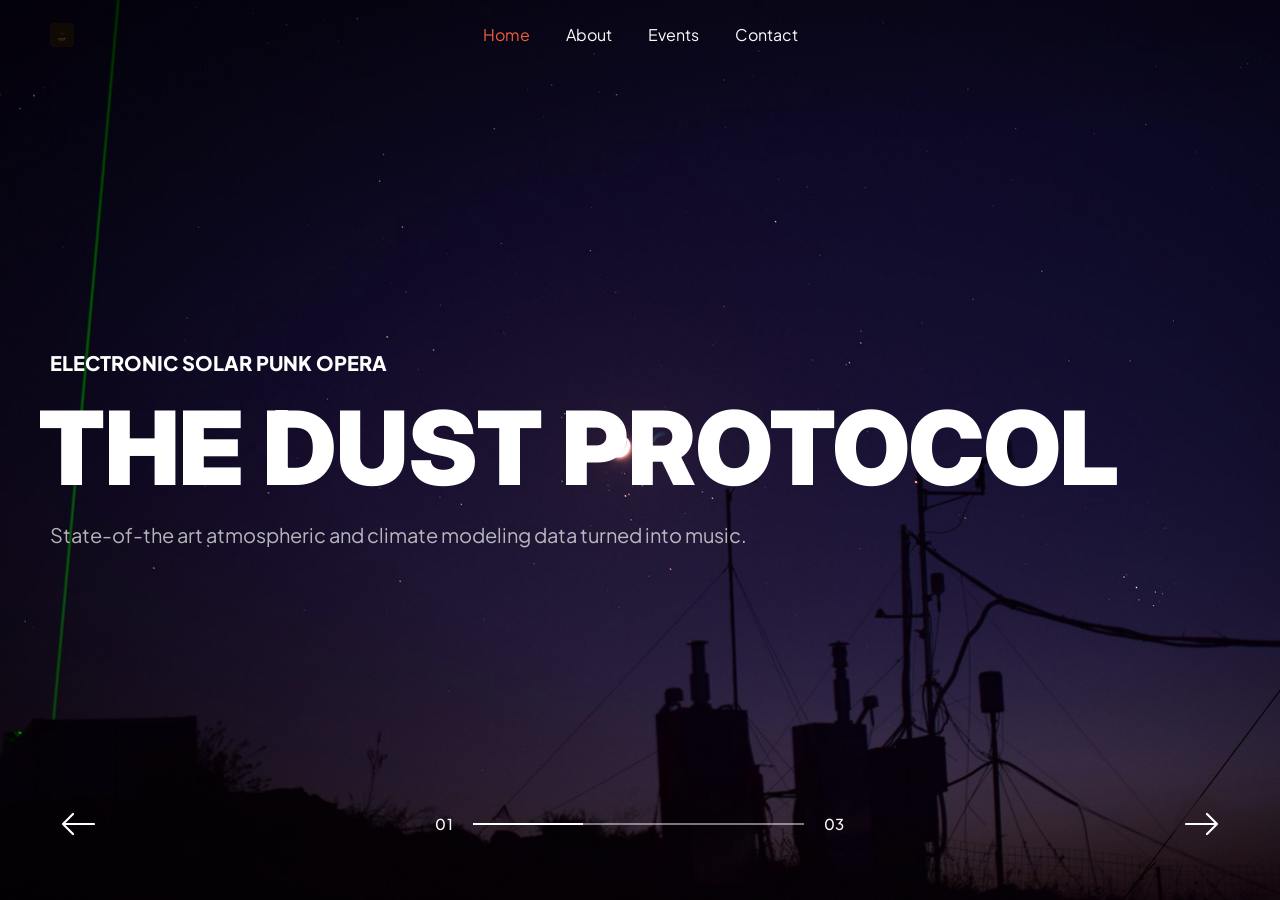
<file: index.html>
<!doctype html>
<html lang="en">
<head>
<meta charset="utf-8">
<meta name="viewport" content="width=device-width, initial-scale=1">
<title>The Dust Protocol — Electronic Solar Punk Opera</title>
<meta name="description" content="State-of-the art atmospheric and climate modeling data turned into music.">
<meta property="og:type" content="website">
<meta property="og:site_name" content="The Dust Protocol">
<meta property="og:title" content="The Dust Protocol — Electronic Solar Punk Opera">
<meta property="og:description" content="State-of-the art atmospheric and climate modeling data turned into music.">
<link rel="icon" href="assets/img/favicon.png">
<link rel="preconnect" href="https://fonts.googleapis.com">
<link rel="preconnect" href="https://fonts.gstatic.com" crossorigin>
<link href="https://fonts.googleapis.com/css2?family=Inter:wght@900&family=League+Spartan:wght@900&family=Manrope:wght@400;700;800;900&family=Plus+Jakarta+Sans:wght@300;400;500;600;700;800;900&display=swap" rel="stylesheet">
<link rel="stylesheet" href="assets/css/style.css">
</head>
<body>
<a class="skip" href="#main">Skip to content</a>

<header class="masthead masthead--full">
  <div class="wrap masthead__inner">
    <a class="logo" href="index.html" aria-label="The Dust Protocol, home">
      <img src="assets/img/logo.png" alt="" onerror="this.remove()">
    </a>
    <button class="nav-toggle" type="button" aria-expanded="false" aria-controls="nav">Menu</button>
    <nav class="nav" id="nav" aria-label="Main">
      <ul>
        <li><a href="index.html" aria-current="page">Home</a></li>
        <li><a href="about.html">About</a></li>
        <li><a href="events.html">Events</a></li>
        <li><a href="contact.html">Contact</a></li>
      </ul>
    </nav>
  </div>
</header>

<main id="main">

  <section class="slider" data-slider aria-roledescription="carousel" aria-label="The Dust Protocol">
      <article class="slide is-active" aria-hidden="false">
        <div class="slide__img"><img src="assets/img/slide-1.jpg" alt="" ></div>
        <div class="slide__inner">
          <p class="slide__st">Electronic Solar Punk Opera</p>
          <h1 class="slide__t">The Dust Protocol</h1>
          <p class="slide__desc">State-of-the art atmospheric and climate modeling data turned into music.</p>
        </div>
      </article>
      <article class="slide" aria-hidden="true">
        <div class="slide__img"><img src="assets/img/slide-2.jpg" alt="" loading="lazy"></div>
        <div class="slide__inner">
          <p class="slide__st">Inspiration</p>
          <h1 class="slide__t">Science</h1>
          <p class="slide__desc">Dust particles absorb or scatter solar energy, warm or cool the air, seed clouds, fertilize oceans.<br> We simulate these processes on the most powerful supercomputers.<br>The Dust Protocol turns that data into music.</p>
        </div>
      </article>
      <article class="slide" aria-hidden="true">
        <div class="slide__img slide__img--video"><iframe data-src="https://www.youtube-nocookie.com/embed/gsQ_XVSAJUE?autoplay=1&amp;mute=1&amp;controls=0&amp;loop=1&amp;playlist=gsQ_XVSAJUE&amp;modestbranding=1&amp;playsinline=1&amp;rel=0" title="" tabindex="-1" aria-hidden="true" allow="autoplay; encrypted-media" frameborder="0"></iframe></div>
        <div class="slide__inner">
          <p class="slide__st">Music</p>
          <h1 class="slide__t">Soundscape</h1>
          <p class="slide__desc">Mineral composition becomes timbre.<br> Radiative oscillations become rhythm.<br>Atmospheric waves spreading over thousands of kilometres become the arc of a performance.</p>
        </div>
      </article>

    <div class="slider__ui">
      <button class="slider__nav" type="button" data-prev aria-label="Previous slide">
        <svg class="i-arrow" viewBox="0 0 17 12" aria-hidden="true"><path d="M16.5 6H1M6 1 1 6l5 5"/></svg>
      </button>

      <div class="slider__progress">
        <span class="slider__count" data-current>01</span>
        <span class="slider__bar"><span class="slider__fill" data-progress></span></span>
        <span class="slider__count slider__count--total">03</span>
      </div>

      <button class="slider__nav" type="button" data-next aria-label="Next slide">
        <svg class="i-arrow" viewBox="0 0 17 12" aria-hidden="true"><path d="M.5 6H16m-5 -5 5 5-5 5"/></svg>
      </button>
    </div>
  </section>

</main>

<script src="assets/js/main.js"></script>
</body>
</html>
</file>
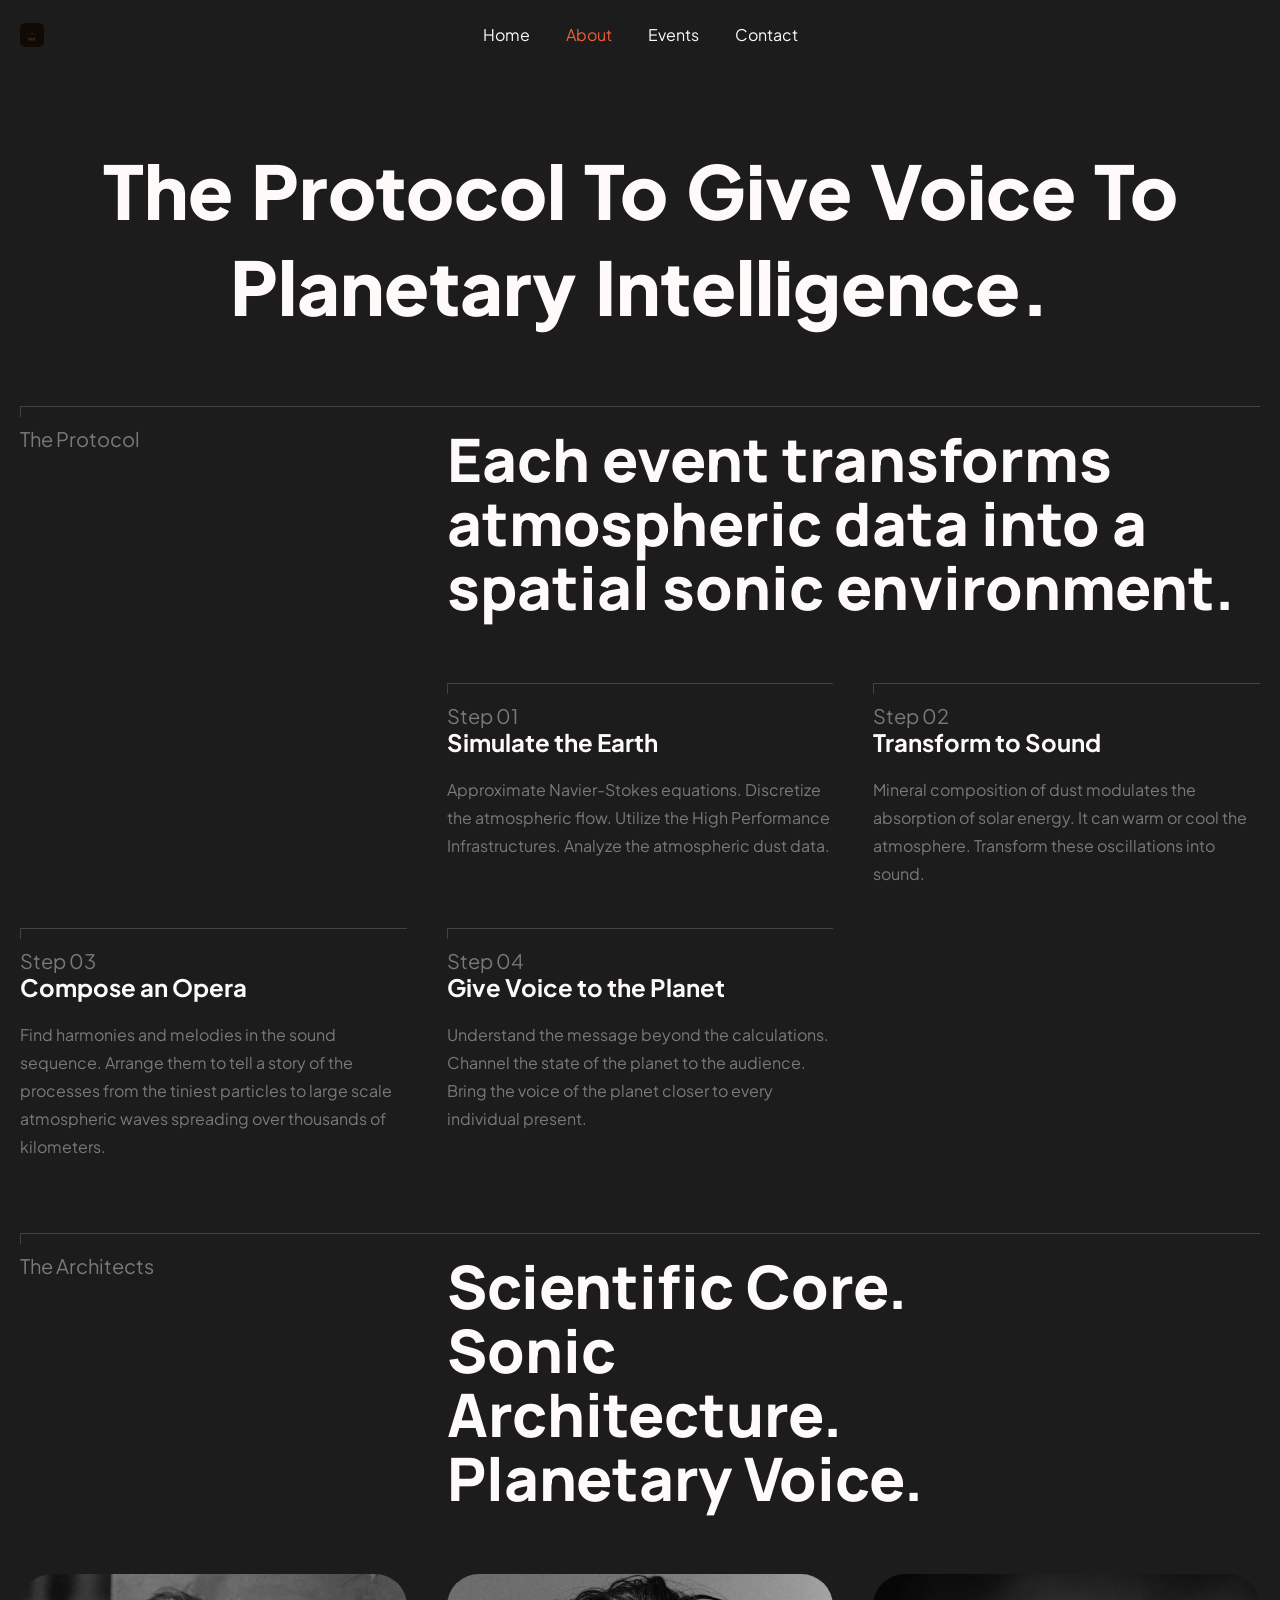
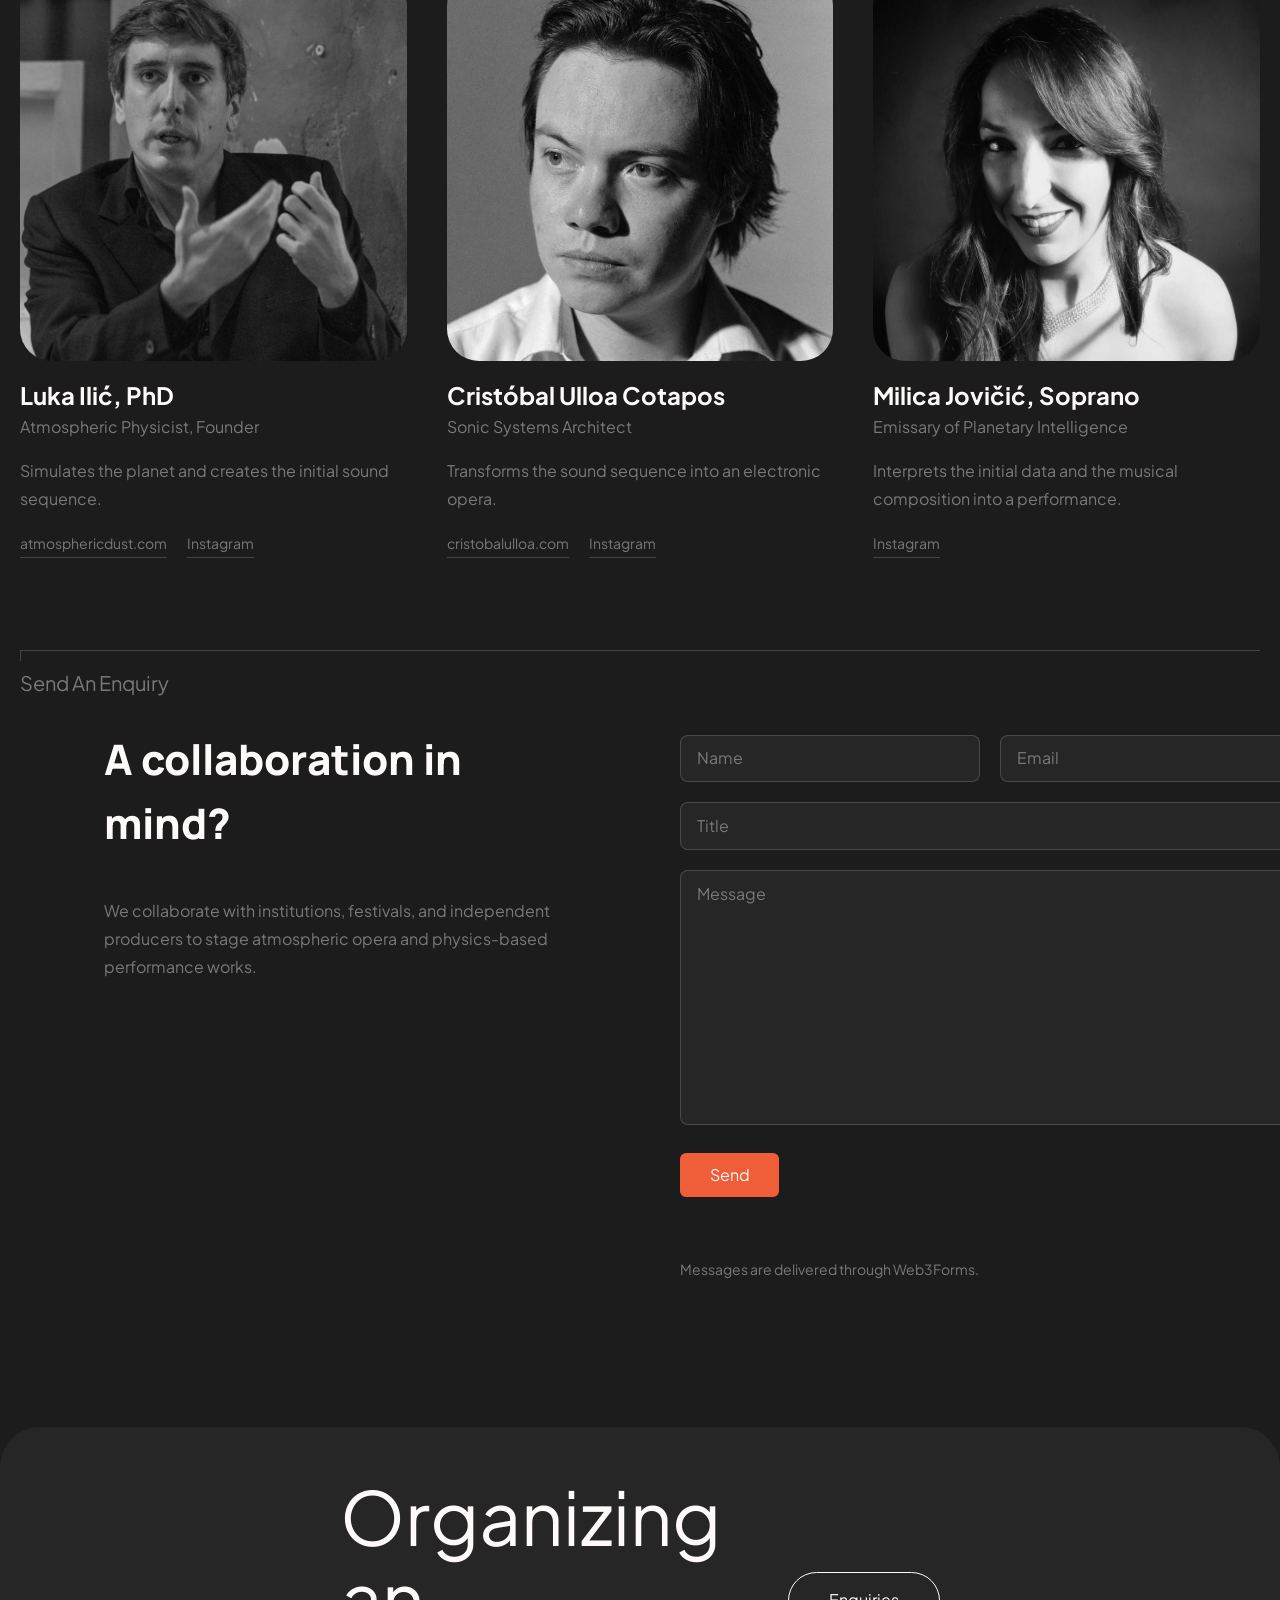
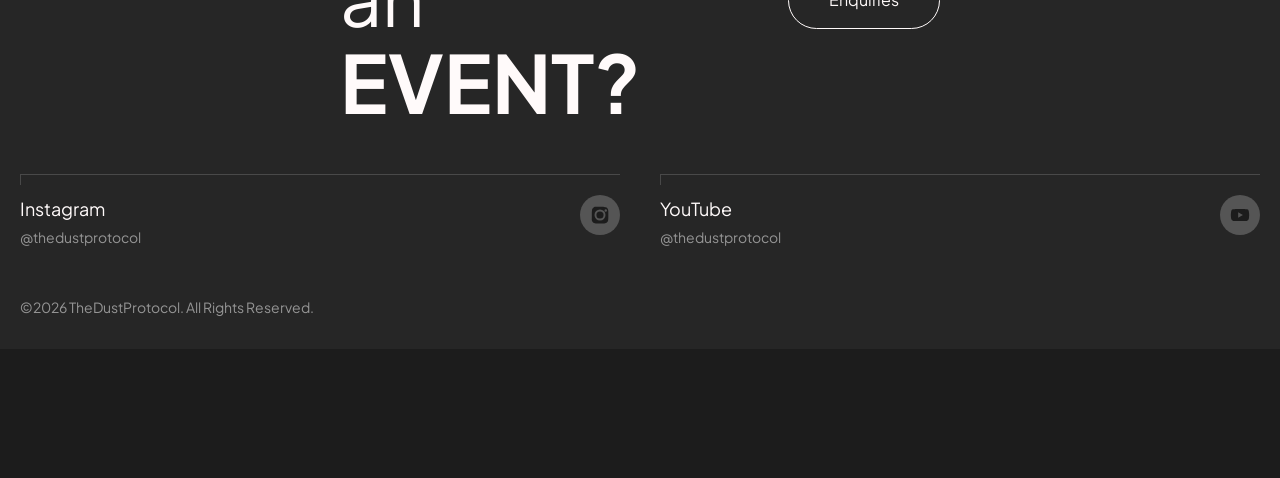
<file: about-2/index.html>
<!doctype html>
<html lang="en">
<head>
<meta charset="utf-8">
<meta http-equiv="refresh" content="0; url=/about.html">
<link rel="canonical" href="https://thedustprotocol.com/about.html">
<meta name="robots" content="noindex">
<title>Redirecting…</title>
</head>
<body><p>This page has moved. <a href="/about.html">Continue</a>.</p></body>
</html>
</file>
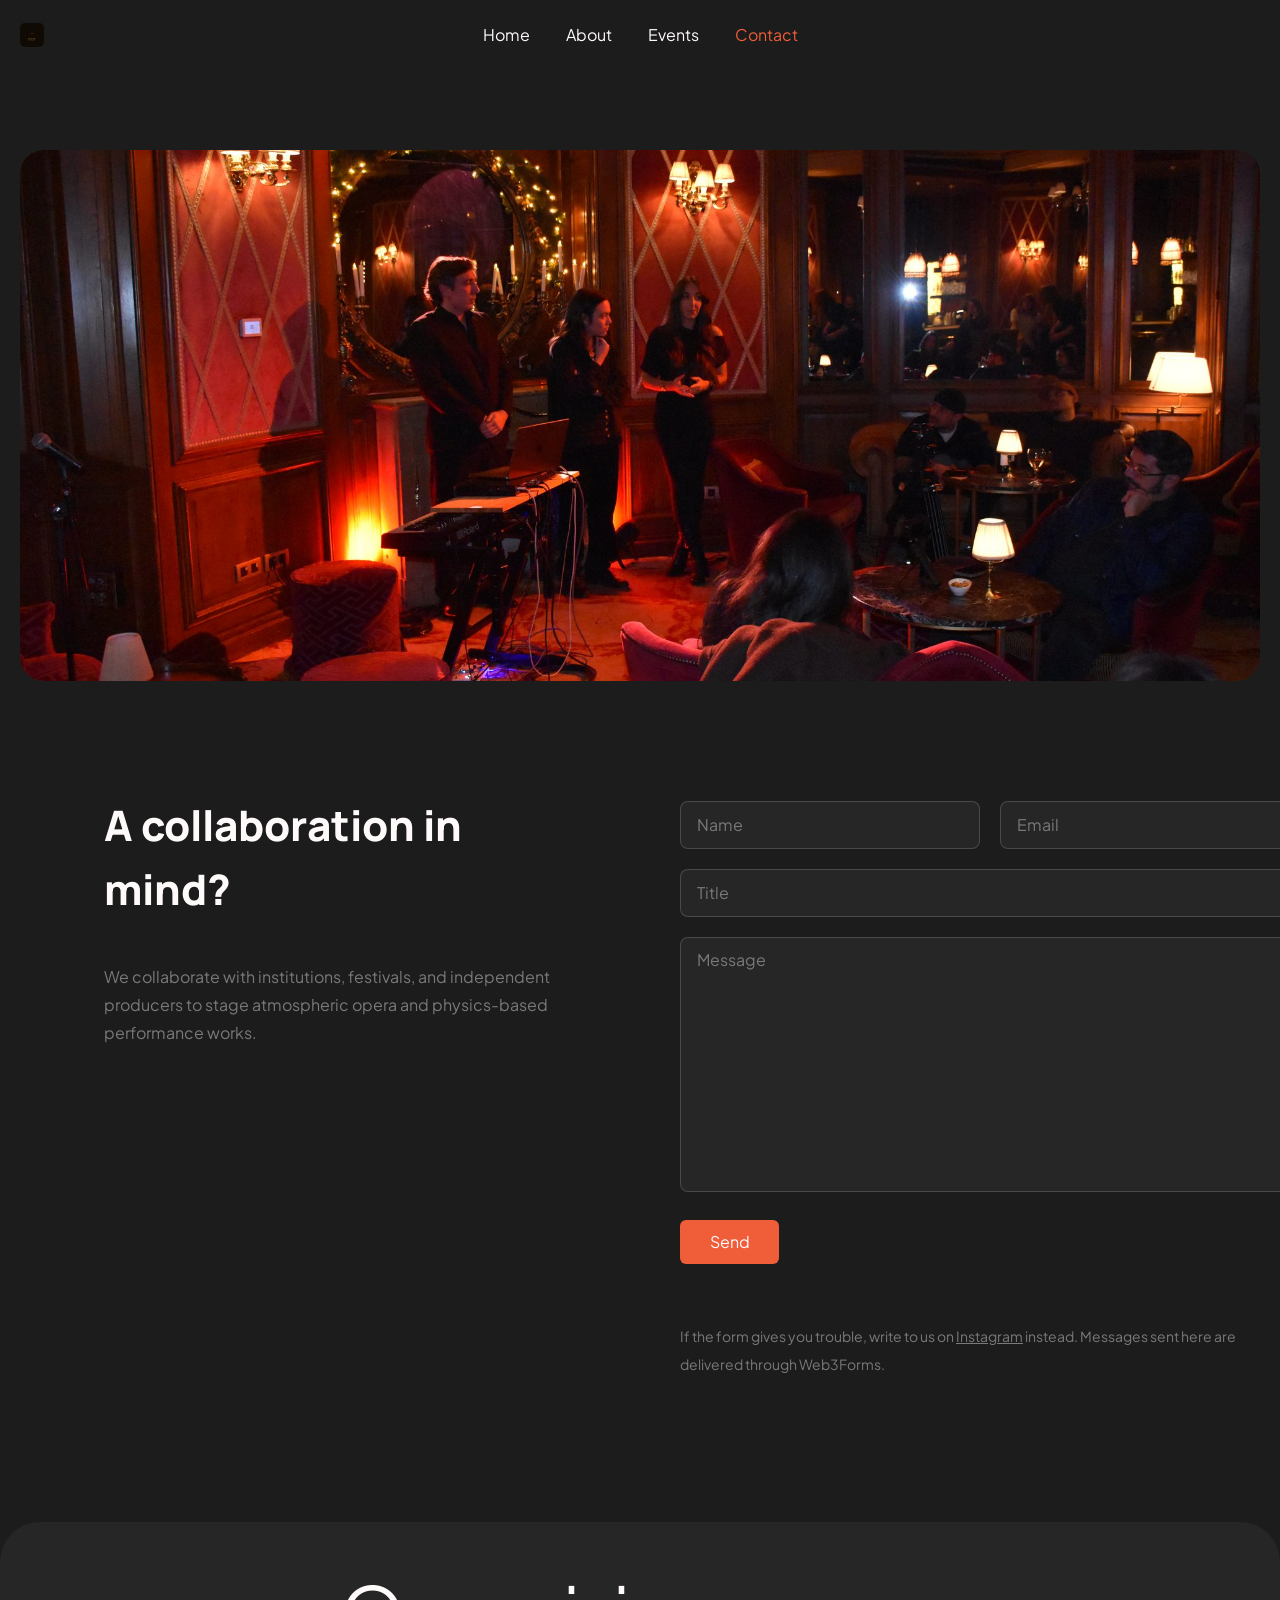
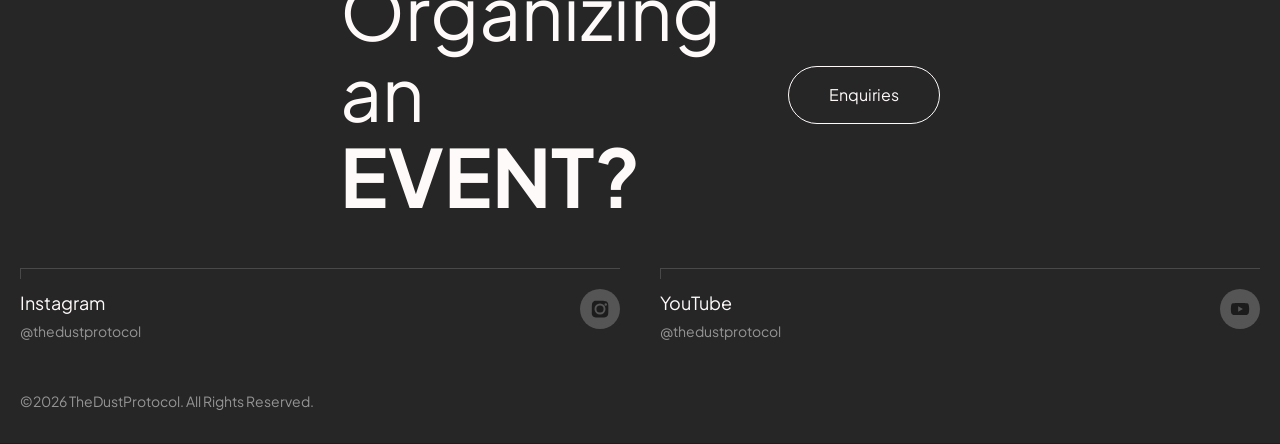
<file: contact-2/index.html>
<!doctype html>
<html lang="en">
<head>
<meta charset="utf-8">
<meta http-equiv="refresh" content="0; url=/contact.html">
<link rel="canonical" href="https://thedustprotocol.com/contact.html">
<meta name="robots" content="noindex">
<title>Redirecting…</title>
</head>
<body><p>This page has moved. <a href="/contact.html">Continue</a>.</p></body>
</html>
</file>
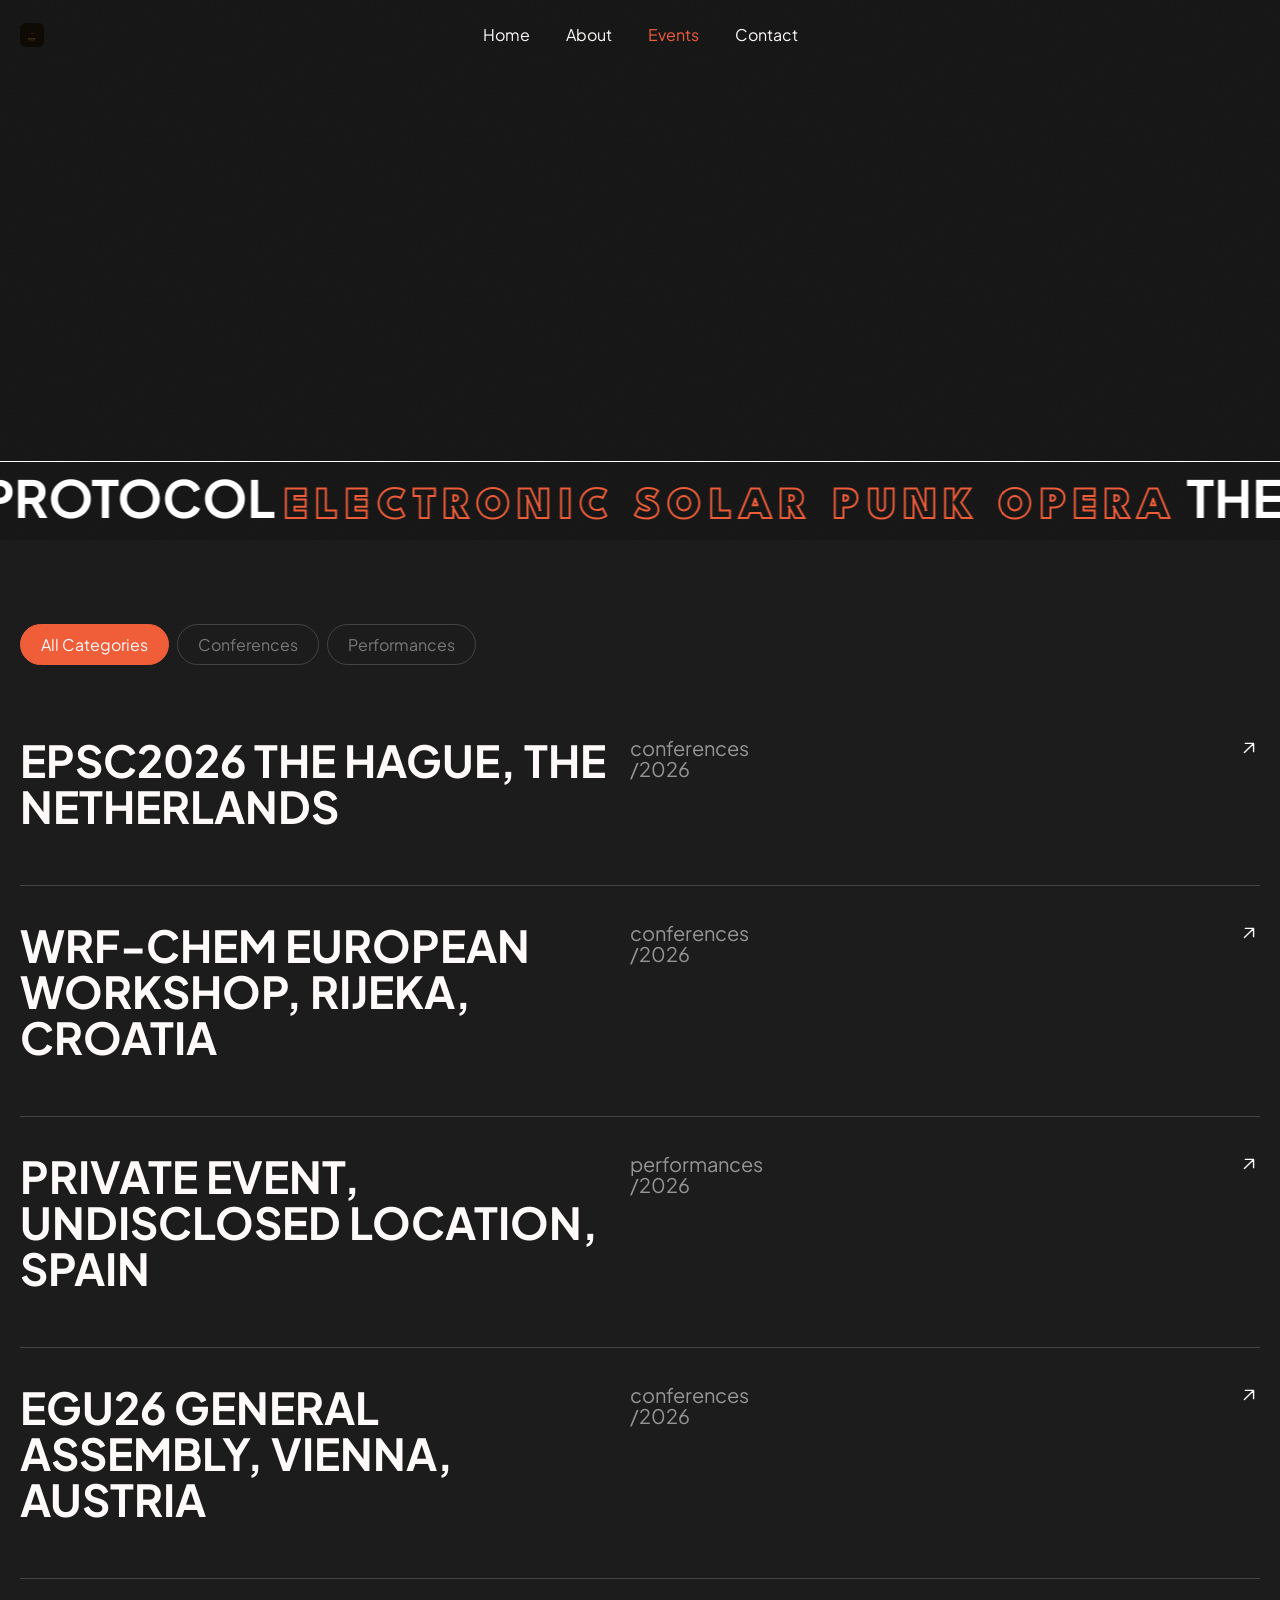
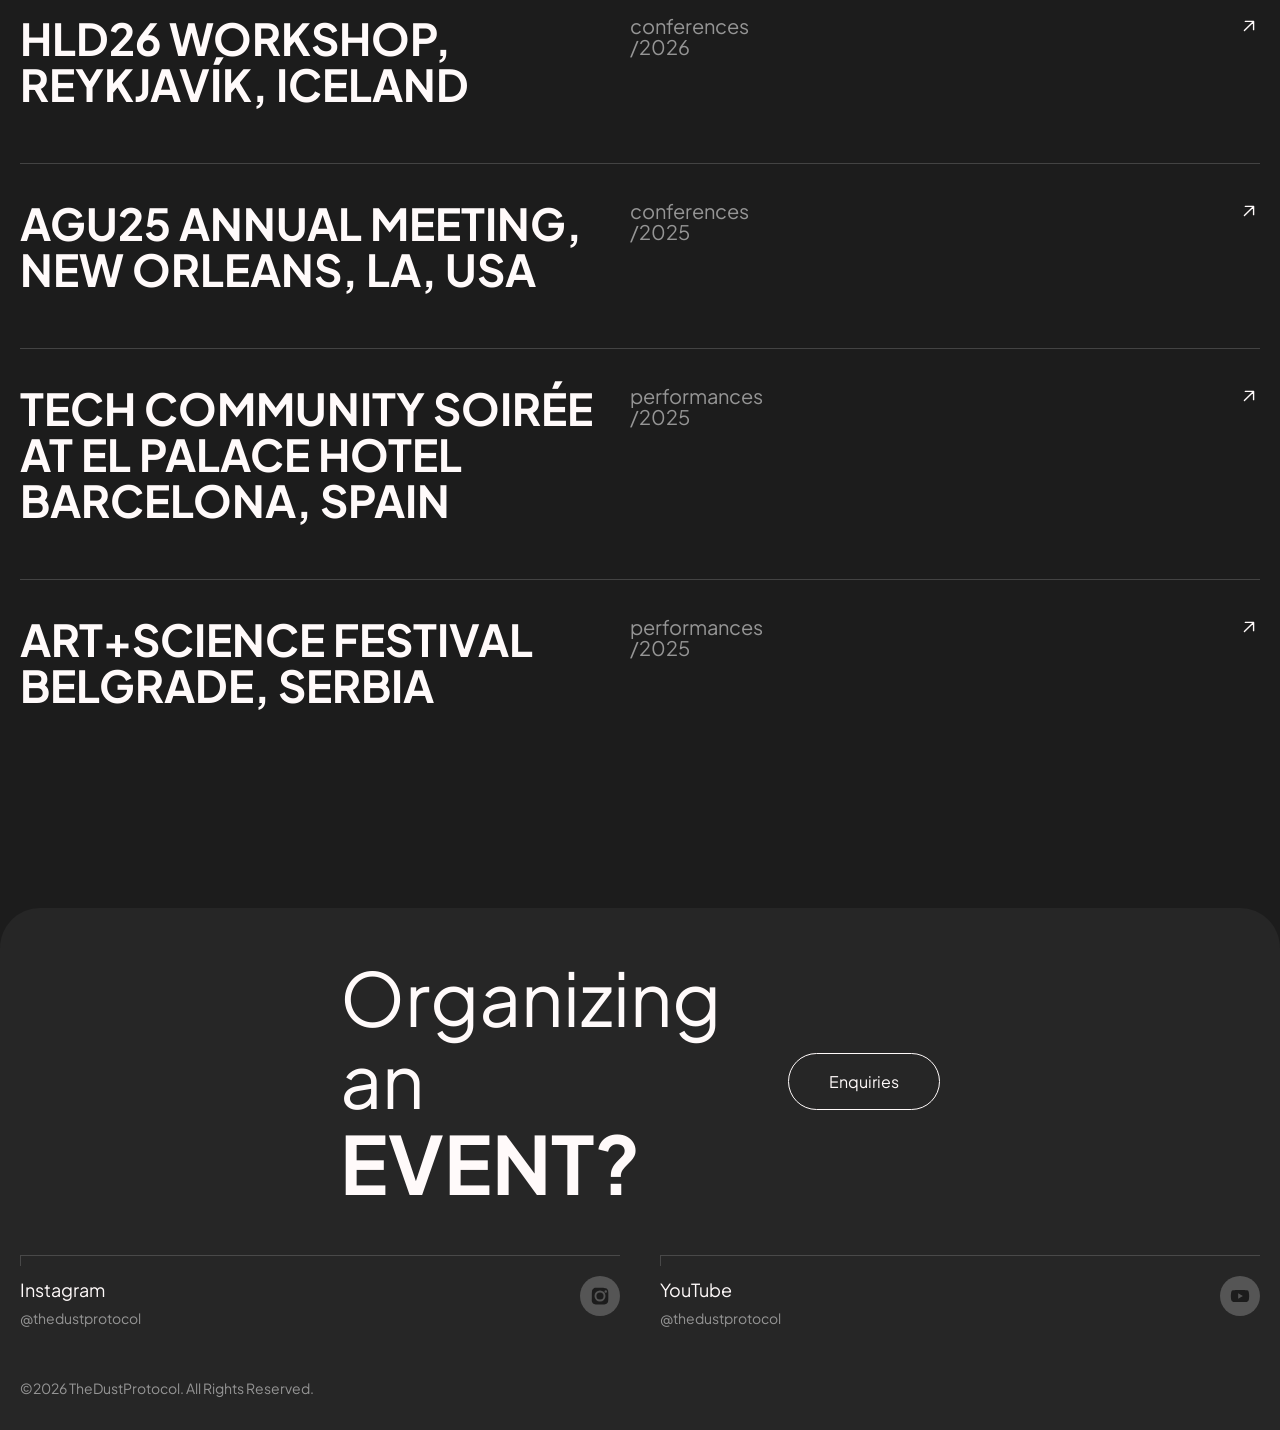
<file: events/index.html>
<!doctype html>
<html lang="en">
<head>
<meta charset="utf-8">
<meta http-equiv="refresh" content="0; url=/events.html">
<link rel="canonical" href="https://thedustprotocol.com/events.html">
<meta name="robots" content="noindex">
<title>Redirecting…</title>
</head>
<body><p>This page has moved. <a href="/events.html">Continue</a>.</p></body>
</html>
</file>
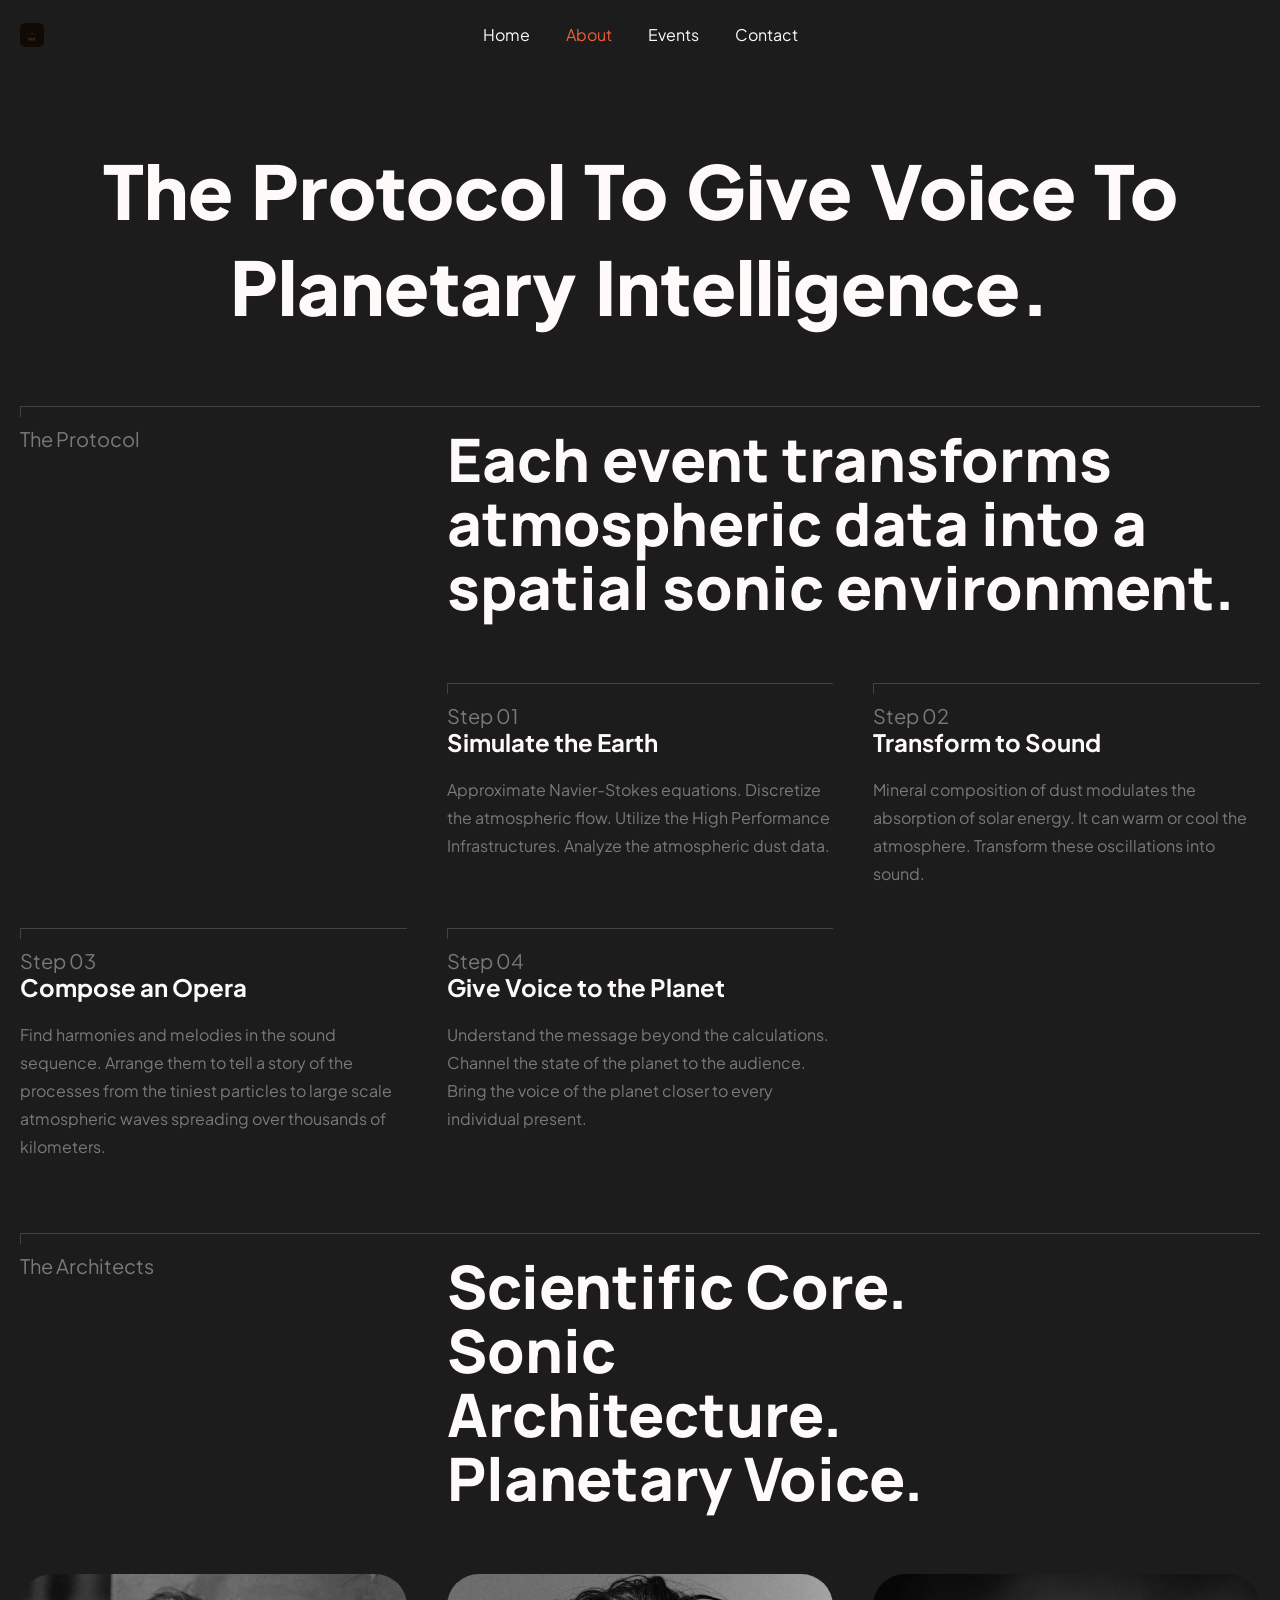
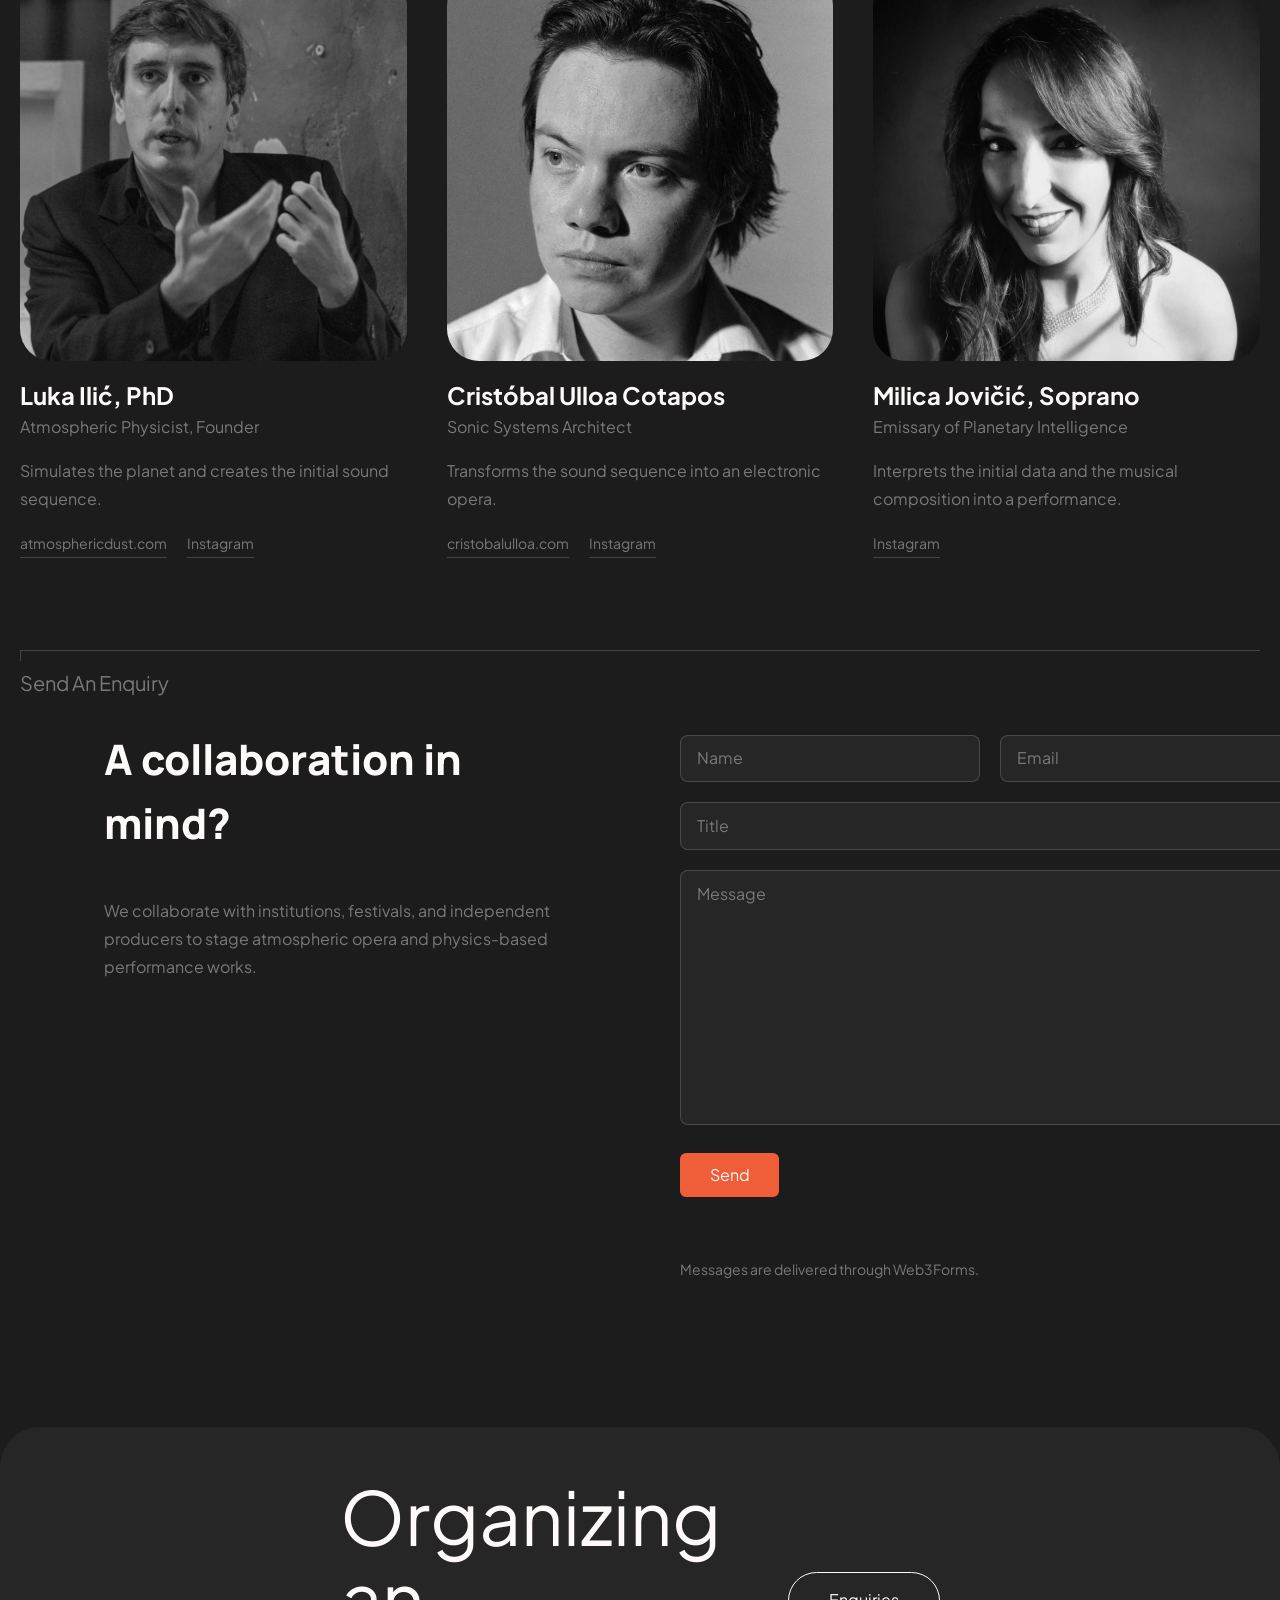
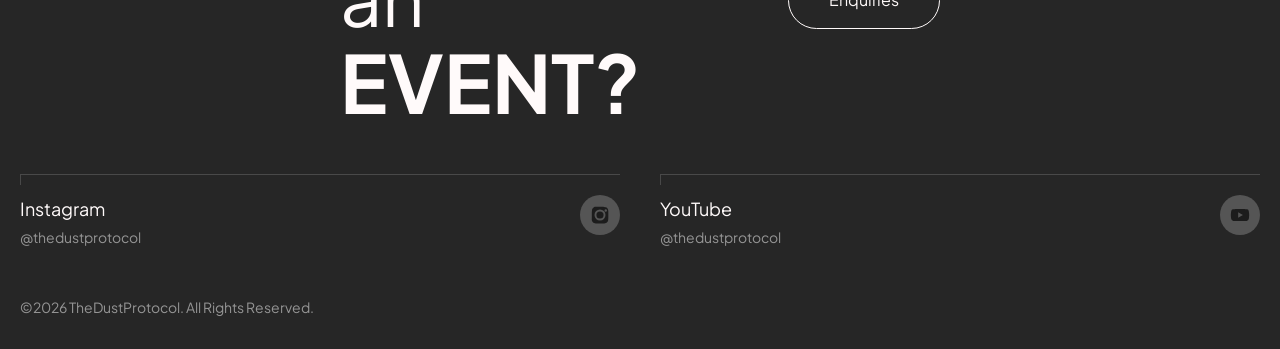
<file: about.html>
<!doctype html>
<html lang="en">
<head>
<meta charset="utf-8">
<meta name="viewport" content="width=device-width, initial-scale=1">
<title>About — The Dust Protocol</title>
<meta name="description" content="The protocol to give voice to planetary intelligence. Each event transforms atmospheric data into a spatial sonic environment.">
<meta property="og:type" content="website">
<meta property="og:site_name" content="The Dust Protocol">
<meta property="og:title" content="About — The Dust Protocol">
<meta property="og:description" content="The protocol to give voice to planetary intelligence. Each event transforms atmospheric data into a spatial sonic environment.">
<link rel="icon" href="assets/img/favicon.png">
<link rel="preconnect" href="https://fonts.googleapis.com">
<link rel="preconnect" href="https://fonts.gstatic.com" crossorigin>
<link href="https://fonts.googleapis.com/css2?family=Inter:wght@900&family=League+Spartan:wght@900&family=Manrope:wght@400;700;800;900&family=Plus+Jakarta+Sans:wght@300;400;500;600;700;800;900&display=swap" rel="stylesheet">
<link rel="stylesheet" href="assets/css/style.css">
</head>
<body>
<a class="skip" href="#main">Skip to content</a>

<header class="masthead">
  <div class="wrap masthead__inner">
    <a class="logo" href="index.html" aria-label="The Dust Protocol, home">
      <img src="assets/img/logo.png" alt="" onerror="this.remove()">
    </a>
    <button class="nav-toggle" type="button" aria-expanded="false" aria-controls="nav">Menu</button>
    <nav class="nav" id="nav" aria-label="Main">
      <ul>
        <li><a href="index.html">Home</a></li>
        <li><a href="about.html" aria-current="page">About</a></li>
        <li><a href="events.html">Events</a></li>
        <li><a href="contact.html">Contact</a></li>
      </ul>
    </nav>
  </div>
</header>

<main id="main">

  <section class="hero">
    <div class="wrap">
      <h1>The Protocol To Give Voice To Planetary Intelligence.</h1>
    </div>
  </section>

  <section class="band">
    <div class="wrap">
      <div class="rule band__head">
        <p class="label">The Protocol</p>
        <h2 class="wide">Each event transforms atmospheric data into a spatial sonic environment.</h2>
      </div>

      <div class="steps">
        <article class="step rule">
          <p class="step__no">Step 01</p>
          <h3>Simulate the Earth</h3>
          <p>Approximate Navier-Stokes equations. Discretize the atmospheric flow. Utilize the High Performance Infrastructures. Analyze the atmospheric dust data.</p>
        </article>
        <article class="step rule">
          <p class="step__no">Step 02</p>
          <h3>Transform to Sound</h3>
          <p>Mineral composition of dust modulates the absorption of solar energy. It can warm or cool the atmosphere. Transform these oscillations into sound.</p>
        </article>
        <article class="step rule">
          <p class="step__no">Step 03</p>
          <h3>Compose an Opera</h3>
          <p>Find harmonies and melodies in the sound sequence. Arrange them to tell a story of the processes from the tiniest particles to large scale atmospheric waves spreading over thousands of kilometers.</p>
        </article>
        <article class="step rule">
          <p class="step__no">Step 04</p>
          <h3>Give Voice to the Planet</h3>
          <p>Understand the message beyond the calculations. Channel the state of the planet to the audience. Bring the voice of the planet closer to every individual present.</p>
        </article>
      </div>
    </div>
  </section>

  <section class="band">
    <div class="wrap">
      <div class="rule band__head">
        <p class="label">The Architects</p>
        <h2>Scientific Core. Sonic Architecture. Planetary Voice.</h2>
      </div>

      <div class="people">
        <article class="person">
          <img src="assets/img/luka.jpg" alt="Luka Ilić, PhD" loading="lazy">
          <div class="person__text">
            <h3>Luka Ilić, PhD</h3>
            <p class="role">Atmospheric Physicist, Founder</p>
            <p>Simulates the planet and creates the initial sound sequence.</p>
            <p class="links"><a href="https://www.atmosphericdust.com" rel="noopener">atmosphericdust.com</a><a href="https://www.instagram.com/atmospheric.dust" rel="noopener">Instagram</a></p>
          </div>
        </article>
        <article class="person">
          <img src="assets/img/cristobal.jpg" alt="Cristóbal Ulloa Cotapos" loading="lazy">
          <div class="person__text">
            <h3>Cristóbal Ulloa Cotapos</h3>
            <p class="role">Sonic Systems Architect</p>
            <p>Transforms the sound sequence into an electronic opera.</p>
            <p class="links"><a href="https://cristobalulloa.com/" rel="noopener">cristobalulloa.com</a><a href="https://www.instagram.com/cristobalulloacotapos" rel="noopener">Instagram</a></p>
          </div>
        </article>
        <article class="person">
          <img src="assets/img/milica.jpg" alt="Milica Jovičić, Soprano" loading="lazy">
          <div class="person__text">
            <h3>Milica Jovičić, Soprano</h3>
            <p class="role">Emissary of Planetary Intelligence</p>
            <p>Interprets the initial data and the musical composition into a performance.</p>
            <p class="links"><a href="https://www.instagram.com/leyla_cantante" rel="noopener">Instagram</a></p>
          </div>
        </article>
      </div>
    </div>
  </section>

  <section class="band">
    <div class="wrap">
      <div class="rule band__head">
        <p class="label">Send An Enquiry</p>
      </div>
      <div class="enquiry">
        <div class="enquiry__intro">
          <h2>A collaboration in mind?</h2>
          <p>We collaborate with institutions, festivals, and independent producers to stage atmospheric opera and physics-based performance works.</p>
        </div>
        <div class="enquiry__contact">
          <form class="form" action="https://api.web3forms.com/submit" method="POST" data-form>
            <input type="hidden" name="access_key" value="a3cf3967-b21e-4d79-aefb-d82f3e824282">
            <input type="hidden" name="subject" value="Enquiry from thedustprotocol.com">
            <input type="checkbox" name="botcheck" class="sr-only" style="display:none" tabindex="-1" autocomplete="off">

            <div class="form__row">
              <div>
                <label class="sr-only" for="name">Name</label>
                <input id="name" name="name" type="text" placeholder="Name" autocomplete="name" required>
              </div>
              <div>
                <label class="sr-only" for="email">Email</label>
                <input id="email" name="email" type="email" placeholder="Email" autocomplete="email" required>
              </div>
            </div>

            <div>
              <label class="sr-only" for="title">Title</label>
              <input id="title" name="title" type="text" placeholder="Title">
            </div>

            <div>
              <label class="sr-only" for="message">Message</label>
              <textarea id="message" name="message" placeholder="Message" required></textarea>
            </div>

            <button class="send" type="submit">Send</button>
            <p class="form__status" data-status role="status" aria-live="polite"></p>
            <p class="note">Messages are delivered through Web3Forms.</p>
          </form>
        </div>
      </div>
    </div>
  </section>
</main>

<footer class="outro">
  <div class="wrap">
    <div class="outro__cta">
      <h2>Organizing an <strong>EVENT?</strong></h2>
      <a class="pill" href="contact.html">Enquiries</a>
    </div>

    <ul class="social">
      <li class="rule">
        <a href="https://www.instagram.com/thedustprotocol" rel="me noopener">
          <span>
            <span class="name">Instagram</span>
            <span class="handle">@thedustprotocol</span>
          </span>
          <span class="icon"><svg viewBox="0 0 24 24" aria-hidden="true"><path d="M12 2.2c3.2 0 3.6 0 4.9.1 1.2.1 1.8.2 2.2.4.6.2 1 .5 1.4 1 .4.4.7.8 1 1.4.2.4.4 1 .4 2.2.1 1.3.1 1.7.1 4.9s0 3.6-.1 4.9c-.1 1.2-.2 1.8-.4 2.2-.2.6-.5 1-1 1.4-.4.4-.8.7-1.4 1-.4.2-1 .4-2.2.4-1.3.1-1.7.1-4.9.1s-3.6 0-4.9-.1c-1.2-.1-1.8-.2-2.2-.4-.6-.2-1-.5-1.4-1-.4-.4-.7-.8-1-1.4-.2-.4-.4-1-.4-2.2C2.2 15.6 2.2 15.2 2.2 12s0-3.6.1-4.9c.1-1.2.2-1.8.4-2.2.2-.6.5-1 1-1.4.4-.4.8-.7 1.4-1 .4-.2 1-.4 2.2-.4C8.4 2.2 8.8 2.2 12 2.2zm0 3.2A6.6 6.6 0 1 0 18.6 12 6.6 6.6 0 0 0 12 5.4zm0 10.9A4.3 4.3 0 1 1 16.3 12 4.3 4.3 0 0 1 12 16.3zm6.9-11.1a1.5 1.5 0 1 0 1.5 1.5 1.5 1.5 0 0 0-1.5-1.5z"/></svg></span>
        </a>
      </li>
      <li class="rule">
        <a href="https://www.youtube.com/@thedustprotocol" rel="me noopener">
          <span>
            <span class="name">YouTube</span>
            <span class="handle">@thedustprotocol</span>
          </span>
          <span class="icon"><svg viewBox="0 0 24 24" aria-hidden="true"><path d="M22.5 7.1a2.7 2.7 0 0 0-1.9-1.9C18.9 4.7 12 4.7 12 4.7s-6.9 0-8.6.5A2.7 2.7 0 0 0 1.5 7.1 28.2 28.2 0 0 0 1 12a28.2 28.2 0 0 0 .5 4.9 2.7 2.7 0 0 0 1.9 1.9c1.7.5 8.6.5 8.6.5s6.9 0 8.6-.5a2.7 2.7 0 0 0 1.9-1.9A28.2 28.2 0 0 0 23 12a28.2 28.2 0 0 0-.5-4.9zM9.8 15.3V8.7l5.7 3.3z"/></svg></span>
        </a>
      </li>
    </ul>

    <p class="copyright">©<span data-year>2026</span> TheDustProtocol. All Rights Reserved.</p>
  </div>
</footer>

<button class="totop" type="button" aria-label="Back to top">
  <svg viewBox="0 0 24 24" aria-hidden="true"><path d="M12 19V5M5 12l7-7 7 7"/></svg>
</button>

<script src="assets/js/events.js"></script>
<script src="assets/js/main.js"></script>
</body>
</html>
</file>
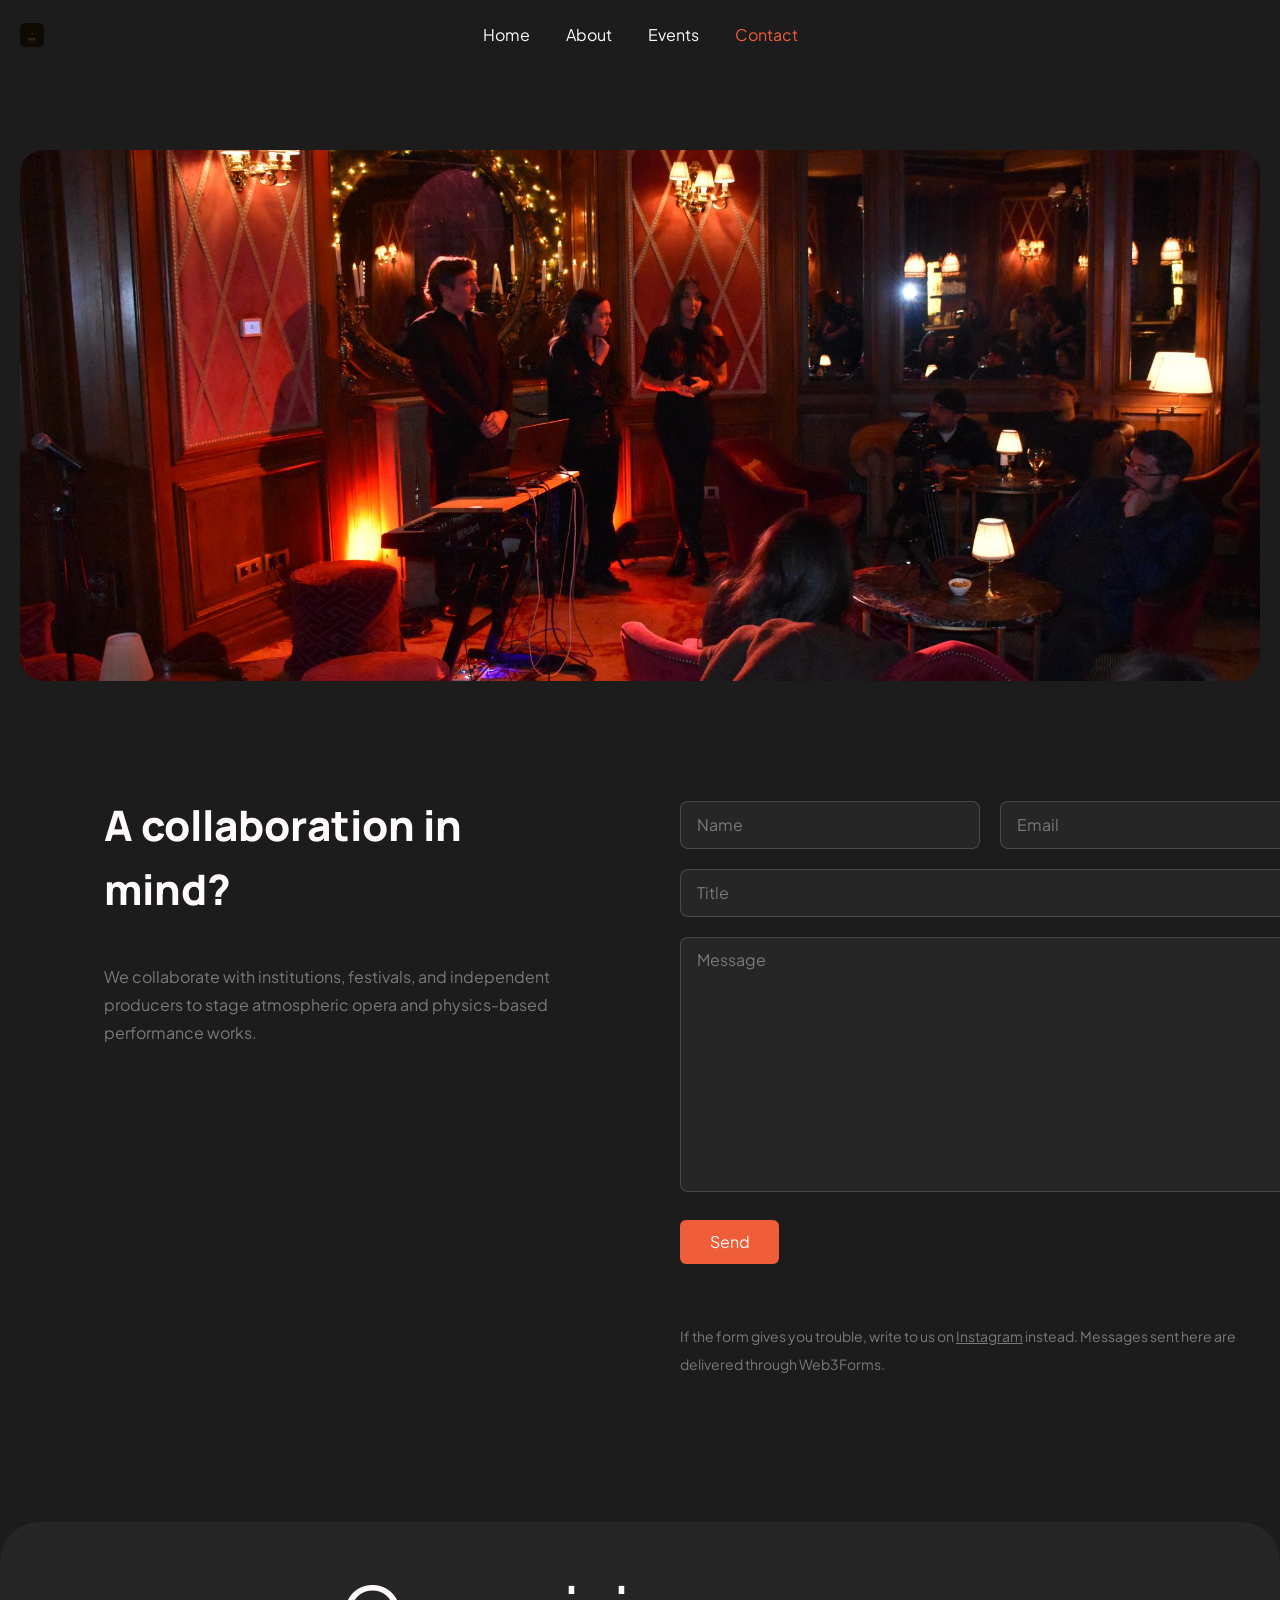
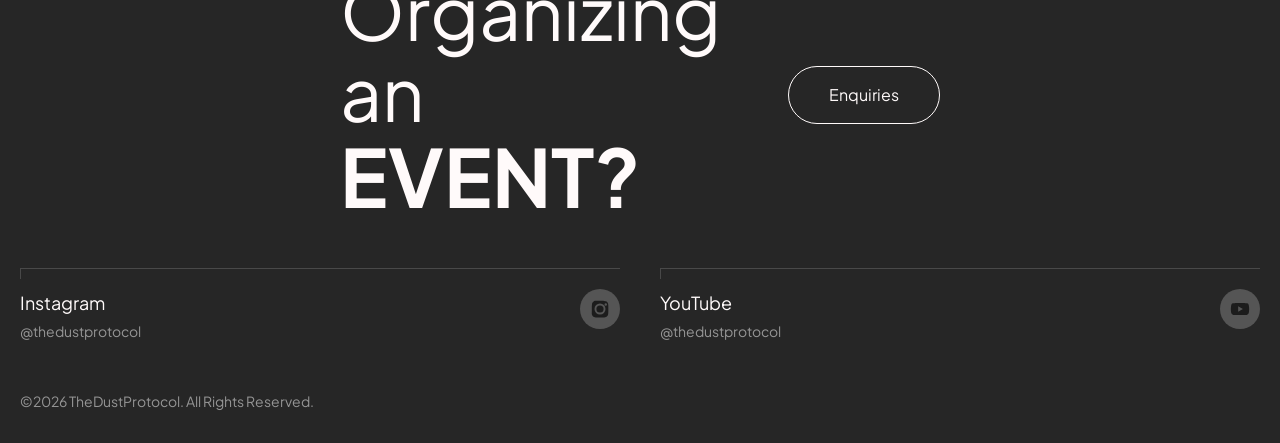
<file: contact.html>
<!doctype html>
<html lang="en">
<head>
<meta charset="utf-8">
<meta name="viewport" content="width=device-width, initial-scale=1">
<title>Contact — The Dust Protocol</title>
<meta name="description" content="Enquiries for performances, collaborations and commissions.">
<meta property="og:type" content="website">
<meta property="og:site_name" content="The Dust Protocol">
<meta property="og:title" content="Contact — The Dust Protocol">
<meta property="og:description" content="Enquiries for performances, collaborations and commissions.">
<link rel="icon" href="assets/img/favicon.png">
<link rel="preconnect" href="https://fonts.googleapis.com">
<link rel="preconnect" href="https://fonts.gstatic.com" crossorigin>
<link href="https://fonts.googleapis.com/css2?family=Inter:wght@900&family=League+Spartan:wght@900&family=Manrope:wght@400;700;800;900&family=Plus+Jakarta+Sans:wght@300;400;500;600;700;800;900&display=swap" rel="stylesheet">
<link rel="stylesheet" href="assets/css/style.css">
</head>
<body>
<a class="skip" href="#main">Skip to content</a>

<header class="masthead">
  <div class="wrap masthead__inner">
    <a class="logo" href="index.html" aria-label="The Dust Protocol, home">
      <img src="assets/img/logo.png" alt="" onerror="this.remove()">
    </a>
    <button class="nav-toggle" type="button" aria-expanded="false" aria-controls="nav">Menu</button>
    <nav class="nav" id="nav" aria-label="Main">
      <ul>
        <li><a href="index.html">Home</a></li>
        <li><a href="about.html">About</a></li>
        <li><a href="events.html">Events</a></li>
        <li><a href="contact.html" aria-current="page">Contact</a></li>
      </ul>
    </nav>
  </div>
</header>

<main id="main">

  <section class="band band--contact">
    <div class="wrap">
      <figure class="photo">
        <img src="assets/img/contact.jpg" alt="The Dust Protocol in performance">
      </figure>
    </div>
  </section>

  <section class="band">
    <div class="wrap">
      <div class="enquiry">
        <div class="enquiry__intro">
          <h2>A collaboration in mind?</h2>
          <p>We collaborate with institutions, festivals, and independent producers to stage atmospheric opera and physics-based performance works.</p>
        </div>
        <div class="enquiry__contact">
          <form class="form" action="https://api.web3forms.com/submit" method="POST" data-form>
            <input type="hidden" name="access_key" value="a3cf3967-b21e-4d79-aefb-d82f3e824282">
            <input type="hidden" name="subject" value="Enquiry from thedustprotocol.com">
            <input type="checkbox" name="botcheck" class="sr-only" style="display:none" tabindex="-1" autocomplete="off">

            <div class="form__row">
              <div>
                <label class="sr-only" for="name">Name</label>
                <input id="name" name="name" type="text" placeholder="Name" autocomplete="name" required>
              </div>
              <div>
                <label class="sr-only" for="email">Email</label>
                <input id="email" name="email" type="email" placeholder="Email" autocomplete="email" required>
              </div>
            </div>

            <div>
              <label class="sr-only" for="title">Title</label>
              <input id="title" name="title" type="text" placeholder="Title">
            </div>

            <div>
              <label class="sr-only" for="message">Message</label>
              <textarea id="message" name="message" placeholder="Message" required></textarea>
            </div>

            <button class="send" type="submit">Send</button>
            <p class="form__status" data-status role="status" aria-live="polite"></p>
            <p class="note">If the form gives you trouble, write to us on <a href="https://www.instagram.com/thedustprotocol" rel="noopener">Instagram</a> instead. Messages sent here are delivered through Web3Forms.</p>
          </form>
        </div>
      </div>
    </div>
  </section>
</main>

<footer class="outro">
  <div class="wrap">
    <div class="outro__cta">
      <h2>Organizing an <strong>EVENT?</strong></h2>
      <a class="pill" href="contact.html">Enquiries</a>
    </div>

    <ul class="social">
      <li class="rule">
        <a href="https://www.instagram.com/thedustprotocol" rel="me noopener">
          <span>
            <span class="name">Instagram</span>
            <span class="handle">@thedustprotocol</span>
          </span>
          <span class="icon"><svg viewBox="0 0 24 24" aria-hidden="true"><path d="M12 2.2c3.2 0 3.6 0 4.9.1 1.2.1 1.8.2 2.2.4.6.2 1 .5 1.4 1 .4.4.7.8 1 1.4.2.4.4 1 .4 2.2.1 1.3.1 1.7.1 4.9s0 3.6-.1 4.9c-.1 1.2-.2 1.8-.4 2.2-.2.6-.5 1-1 1.4-.4.4-.8.7-1.4 1-.4.2-1 .4-2.2.4-1.3.1-1.7.1-4.9.1s-3.6 0-4.9-.1c-1.2-.1-1.8-.2-2.2-.4-.6-.2-1-.5-1.4-1-.4-.4-.7-.8-1-1.4-.2-.4-.4-1-.4-2.2C2.2 15.6 2.2 15.2 2.2 12s0-3.6.1-4.9c.1-1.2.2-1.8.4-2.2.2-.6.5-1 1-1.4.4-.4.8-.7 1.4-1 .4-.2 1-.4 2.2-.4C8.4 2.2 8.8 2.2 12 2.2zm0 3.2A6.6 6.6 0 1 0 18.6 12 6.6 6.6 0 0 0 12 5.4zm0 10.9A4.3 4.3 0 1 1 16.3 12 4.3 4.3 0 0 1 12 16.3zm6.9-11.1a1.5 1.5 0 1 0 1.5 1.5 1.5 1.5 0 0 0-1.5-1.5z"/></svg></span>
        </a>
      </li>
      <li class="rule">
        <a href="https://www.youtube.com/@thedustprotocol" rel="me noopener">
          <span>
            <span class="name">YouTube</span>
            <span class="handle">@thedustprotocol</span>
          </span>
          <span class="icon"><svg viewBox="0 0 24 24" aria-hidden="true"><path d="M22.5 7.1a2.7 2.7 0 0 0-1.9-1.9C18.9 4.7 12 4.7 12 4.7s-6.9 0-8.6.5A2.7 2.7 0 0 0 1.5 7.1 28.2 28.2 0 0 0 1 12a28.2 28.2 0 0 0 .5 4.9 2.7 2.7 0 0 0 1.9 1.9c1.7.5 8.6.5 8.6.5s6.9 0 8.6-.5a2.7 2.7 0 0 0 1.9-1.9A28.2 28.2 0 0 0 23 12a28.2 28.2 0 0 0-.5-4.9zM9.8 15.3V8.7l5.7 3.3z"/></svg></span>
        </a>
      </li>
    </ul>

    <p class="copyright">©<span data-year>2026</span> TheDustProtocol. All Rights Reserved.</p>
  </div>
</footer>

<button class="totop" type="button" aria-label="Back to top">
  <svg viewBox="0 0 24 24" aria-hidden="true"><path d="M12 19V5M5 12l7-7 7 7"/></svg>
</button>

<script src="assets/js/events.js"></script>
<script src="assets/js/main.js"></script>
</body>
</html>
</file>
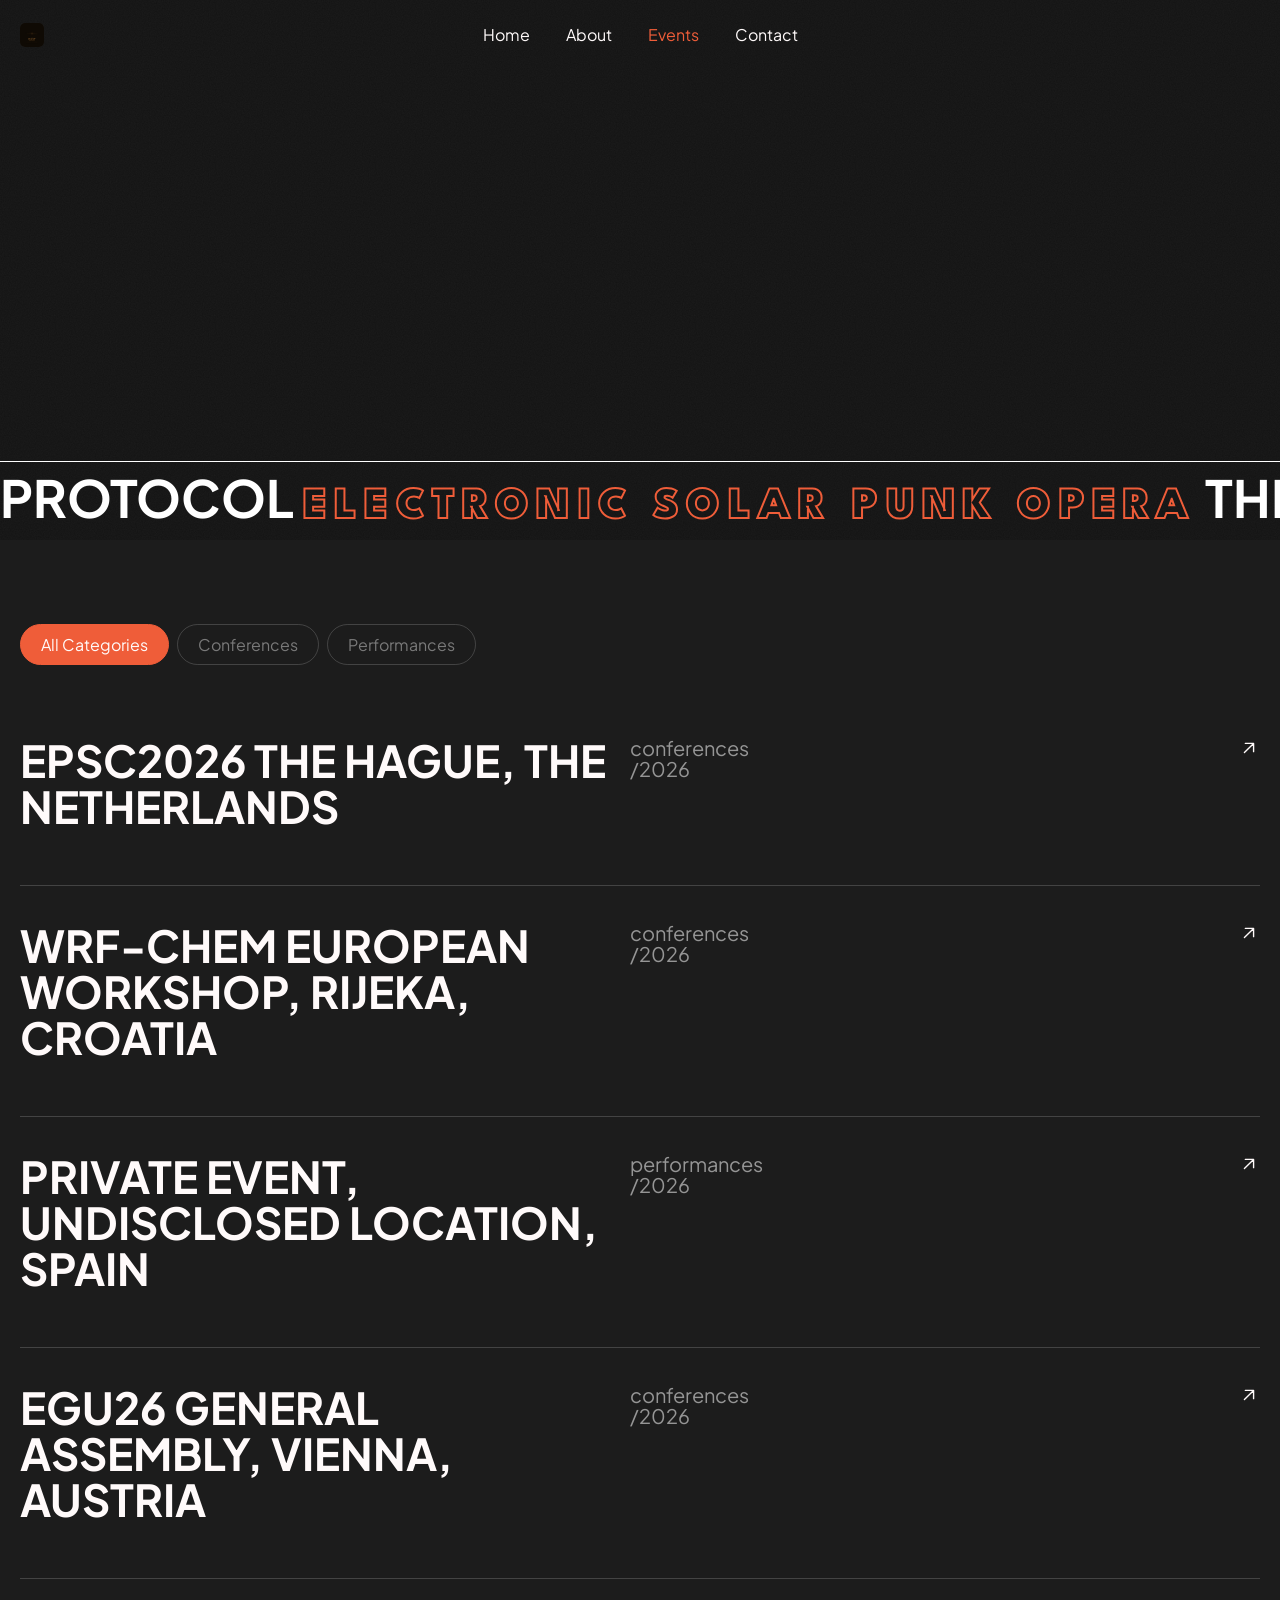
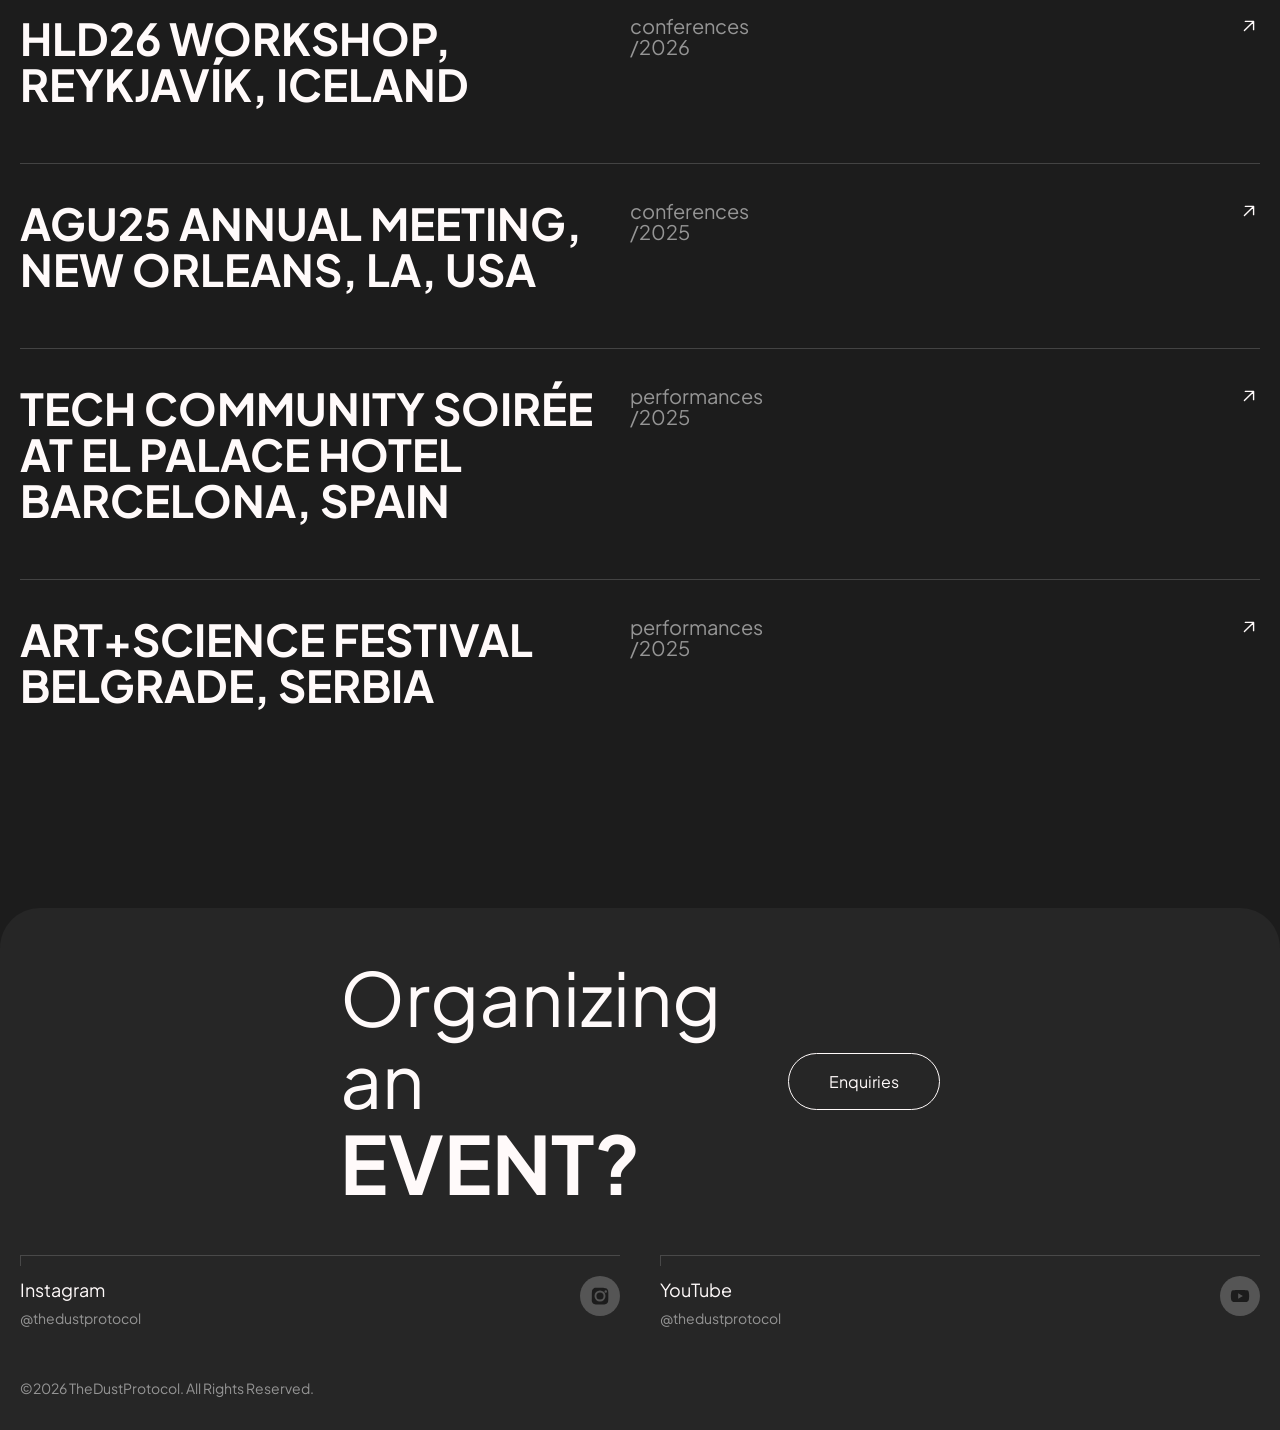
<file: events.html>
<!doctype html>
<html lang="en">
<head>
<meta charset="utf-8">
<meta name="viewport" content="width=device-width, initial-scale=1">
<title>Events — The Dust Protocol</title>
<meta name="description" content="Performances and conference appearances by The Dust Protocol.">
<meta property="og:type" content="website">
<meta property="og:site_name" content="The Dust Protocol">
<meta property="og:title" content="Events — The Dust Protocol">
<meta property="og:description" content="Performances and conference appearances by The Dust Protocol.">
<link rel="icon" href="assets/img/favicon.png">
<link rel="preconnect" href="https://fonts.googleapis.com">
<link rel="preconnect" href="https://fonts.gstatic.com" crossorigin>
<link href="https://fonts.googleapis.com/css2?family=Inter:wght@900&family=League+Spartan:wght@900&family=Manrope:wght@400;700;800;900&family=Plus+Jakarta+Sans:wght@300;400;500;600;700;800;900&display=swap" rel="stylesheet">
<link rel="stylesheet" href="assets/css/style.css">
</head>
<body>
<a class="skip" href="#main">Skip to content</a>

<header class="masthead">
  <div class="wrap masthead__inner">
    <a class="logo" href="index.html" aria-label="The Dust Protocol, home">
      <img src="assets/img/logo.png" alt="" onerror="this.remove()">
    </a>
    <button class="nav-toggle" type="button" aria-expanded="false" aria-controls="nav">Menu</button>
    <nav class="nav" id="nav" aria-label="Main">
      <ul>
        <li><a href="index.html">Home</a></li>
        <li><a href="about.html">About</a></li>
        <li><a href="events.html" aria-current="page">Events</a></li>
        <li><a href="contact.html">Contact</a></li>
      </ul>
    </nav>
  </div>
</header>

<main id="main">

  <section class="ticker-hero">
    <div class="ticker-hero__video">
      <iframe src="https://www.youtube-nocookie.com/embed/Urf7pG0ib4A?autoplay=1&amp;mute=1&amp;controls=0&amp;loop=1&amp;playlist=Urf7pG0ib4A&amp;start=25&amp;end=165&amp;modestbranding=1&amp;playsinline=1&amp;rel=0"
              title="" tabindex="-1" aria-hidden="true" allow="autoplay; encrypted-media"
              frameborder="0"></iframe>
    </div>
    <div class="ticker-hero__grain" aria-hidden="true"></div>
    <div class="ticker">
      <div class="ticker__track">
        <span class="ticker__text">Protocol <em>Electronic Solar Punk Opera</em> The Dust Protocol <em>Electronic Solar Punk Opera</em> The Dust&nbsp;</span>
        <span class="ticker__text" aria-hidden="true">Protocol <em>Electronic Solar Punk Opera</em> The Dust Protocol <em>Electronic Solar Punk Opera</em> The Dust&nbsp;</span>
      </div>
    </div>
  </section>

  <section class="band band--events">
    <div class="wrap">
      <ul class="filters">
        <li><button type="button" data-filter="all" aria-current="true">All Categories</button></li>
        <li><button type="button" data-filter="conferences" aria-current="false">Conferences</button></li>
        <li><button type="button" data-filter="performances" aria-current="false">Performances</button></li>
      </ul>

      <ul class="p-list" data-events></ul>
    </div>
  </section>

</main>

<footer class="outro">
  <div class="wrap">
    <div class="outro__cta">
      <h2>Organizing an <strong>EVENT?</strong></h2>
      <a class="pill" href="contact.html">Enquiries</a>
    </div>

    <ul class="social">
      <li class="rule">
        <a href="https://www.instagram.com/thedustprotocol" rel="me noopener">
          <span>
            <span class="name">Instagram</span>
            <span class="handle">@thedustprotocol</span>
          </span>
          <span class="icon"><svg viewBox="0 0 24 24" aria-hidden="true"><path d="M12 2.2c3.2 0 3.6 0 4.9.1 1.2.1 1.8.2 2.2.4.6.2 1 .5 1.4 1 .4.4.7.8 1 1.4.2.4.4 1 .4 2.2.1 1.3.1 1.7.1 4.9s0 3.6-.1 4.9c-.1 1.2-.2 1.8-.4 2.2-.2.6-.5 1-1 1.4-.4.4-.8.7-1.4 1-.4.2-1 .4-2.2.4-1.3.1-1.7.1-4.9.1s-3.6 0-4.9-.1c-1.2-.1-1.8-.2-2.2-.4-.6-.2-1-.5-1.4-1-.4-.4-.7-.8-1-1.4-.2-.4-.4-1-.4-2.2C2.2 15.6 2.2 15.2 2.2 12s0-3.6.1-4.9c.1-1.2.2-1.8.4-2.2.2-.6.5-1 1-1.4.4-.4.8-.7 1.4-1 .4-.2 1-.4 2.2-.4C8.4 2.2 8.8 2.2 12 2.2zm0 3.2A6.6 6.6 0 1 0 18.6 12 6.6 6.6 0 0 0 12 5.4zm0 10.9A4.3 4.3 0 1 1 16.3 12 4.3 4.3 0 0 1 12 16.3zm6.9-11.1a1.5 1.5 0 1 0 1.5 1.5 1.5 1.5 0 0 0-1.5-1.5z"/></svg></span>
        </a>
      </li>
      <li class="rule">
        <a href="https://www.youtube.com/@thedustprotocol" rel="me noopener">
          <span>
            <span class="name">YouTube</span>
            <span class="handle">@thedustprotocol</span>
          </span>
          <span class="icon"><svg viewBox="0 0 24 24" aria-hidden="true"><path d="M22.5 7.1a2.7 2.7 0 0 0-1.9-1.9C18.9 4.7 12 4.7 12 4.7s-6.9 0-8.6.5A2.7 2.7 0 0 0 1.5 7.1 28.2 28.2 0 0 0 1 12a28.2 28.2 0 0 0 .5 4.9 2.7 2.7 0 0 0 1.9 1.9c1.7.5 8.6.5 8.6.5s6.9 0 8.6-.5a2.7 2.7 0 0 0 1.9-1.9A28.2 28.2 0 0 0 23 12a28.2 28.2 0 0 0-.5-4.9zM9.8 15.3V8.7l5.7 3.3z"/></svg></span>
        </a>
      </li>
    </ul>

    <p class="copyright">©<span data-year>2026</span> TheDustProtocol. All Rights Reserved.</p>
  </div>
</footer>

<button class="totop" type="button" aria-label="Back to top">
  <svg viewBox="0 0 24 24" aria-hidden="true"><path d="M12 19V5M5 12l7-7 7 7"/></svg>
</button>

<script src="assets/js/events.js"></script>
<script src="assets/js/main.js"></script>
</body>
</html>
</file>
<file: assets/css/style.css>
/* The Dust Protocol
   Values taken from the original theme's CSS (CodyHouse tokens + the
   Elementor page rules for the About page). */

:root {
  --bg: hsl(0, 0%, 11%);          /* #1c1c1c */
  --panel: hsl(0, 0%, 15%);       /* #262626 */
  --muted: #797979;               /* secondary text */
  --grey-sm: #959595;             /* footer small text */
  --white: hsl(0, 100%, 99%);     /* #fffafa */
  --accent: hsl(12, 85%, 58%);    /* #ef5d39 */
  --accent-dark: #ed461d;
  --line: rgba(126, 126, 126, .4);  /* #7E7E7E66 */

  --font: "Plus Jakarta Sans", system-ui, -apple-system, sans-serif;
  --font-head: "Manrope", var(--font);

  --container: 1320px;
  --gutter: 40px;
  --pad: 1.25rem;
}

@media (min-width: 1380px) { :root { --pad: 12px; } }

*, *::before, *::after { box-sizing: border-box; }

html { -webkit-text-size-adjust: 100%; scroll-behavior: smooth; }

@media (prefers-reduced-motion: reduce) {
  html { scroll-behavior: auto; }
  *, *::before, *::after { transition-duration: .001ms !important; }
}

body {
  margin: 0;
  background: var(--bg);
  color: var(--white);
  font-family: var(--font);
  font-size: 16px;
  line-height: 28px;
  font-weight: 400;
  -webkit-font-smoothing: antialiased;
}

img { max-width: 100%; display: block; }
a { color: inherit; }
:focus-visible { outline: 2px solid var(--accent); outline-offset: 3px; }

h1, h2, h3 { margin: 0; }

p { margin: 0 0 1em; }
p:last-child { margin-bottom: 0; }

.wrap {
  width: min(100%, var(--container));
  margin-inline: auto;
  padding-inline: var(--pad);
}

.skip {
  position: absolute; left: -9999px; top: 0; z-index: 100;
  background: var(--accent); color: var(--white); padding: .7rem 1rem;
}
.skip:focus { left: 0; }

/* ---------- the ticked hairline: 10px tall, 1px top + 1px left ---------- */

.rule {
  position: relative;
  border-top: 1px solid var(--line);
}
.rule::before {
  content: "";
  position: absolute;
  left: 0; top: 0;
  width: 1px; height: 10px;
  background: var(--line);
}

/* ---------- header ---------- */

.masthead { position: relative; z-index: 40; }

.masthead__inner {
  position: relative;
  display: flex;
  align-items: center;
  justify-content: space-between;
  gap: 1.5rem;
  min-height: 70px;
}

.logo {
  height: 24px; width: 24px;
  border-radius: 5px;
  background: var(--panel);
  flex: none;
  text-decoration: none;
}
.logo img { height: 24px; width: auto; border-radius: 5px; }

.nav ul {
  display: flex;
  gap: 36px;
  list-style: none;
  margin: 0; padding: 0;
}

/* menu centred on the viewport, as on the original */
@media (min-width: 1025px) {
  .masthead .nav {
    position: absolute;
    left: 50%;
    transform: translateX(-50%);
  }
}

/* the home header is not held to the content grid */
.masthead--full .masthead__inner {
  width: 100%;
  max-width: none;
  padding-inline: 50px;
}

@media (max-width: 767px) {
  .masthead--full .masthead__inner { padding-inline: 15px; }
}

.nav a { text-decoration: none; font-size: 16px; color: var(--white); }
.nav a:hover, .nav a[aria-current="page"] { color: var(--accent); }

.nav-toggle {
  display: none;
  background: none; border: 1px solid var(--line); color: var(--white);
  font: inherit; font-size: 14px; padding: .35rem .7rem; border-radius: 6px;
  cursor: pointer;
}

@media (max-width: 1024px) {
  .nav-toggle { display: block; }
  .nav {
    position: absolute; inset: 100% 0 auto 0;
    background: var(--panel); border-radius: 12px;
    display: none;
  }
  .nav[data-open="true"] { display: block; }
  .nav ul { flex-direction: column; gap: 0; padding: .5rem 1.25rem 1rem; }
  .nav a { display: block; padding-block: .6rem; }
}

/* ---------- hero ---------- */

.hero { padding-block: 8vh; text-align: center; }

.hero h1 {
  font-size: 74px;
  line-height: 96px;
  font-weight: 900;
  text-transform: capitalize;
  word-spacing: 5px;
  max-width: 22ch;
  margin-inline: auto;
}

@media (max-width: 1024px) {
  .hero h1 { font-size: 2.5em; line-height: 1.4em; }
}
@media (max-width: 767px) {
  .hero h1 { font-size: 2em; line-height: 1.4em; }
}

/* ---------- section heads ---------- */

.band { padding-bottom: 8vh; }

.band__head {
  display: grid;
  grid-template-columns: 1fr;
  gap: 0 var(--gutter);
  padding-top: 20px;
}

@media (min-width: 1025px) {
  .band__head { grid-template-columns: repeat(3, 1fr); }
  .band__head h2 { grid-column: 2 / -1; }
}

.label {
  font-size: 20px;
  line-height: 24px;
  color: var(--muted);
  margin: 0 0 1rem;
}

@media (max-width: 767px) { .label { font-size: 16px; } }

.band h2 {
  font-family: var(--font-head);
  font-size: 60px;
  line-height: 64px;
  font-weight: 900;
  max-width: 13ch;
}

.band h2.wide { max-width: 20ch; }

@media (max-width: 1024px) {
  .band h2 { font-size: 1.8em; line-height: 1.4em; }
}
@media (max-width: 767px) {
  .band h2 { font-size: 1.6em; line-height: 1.5em; }
}

/* ---------- steps: 01/02 in columns 2–3, 03/04 in columns 1–2 ---------- */

.steps {
  display: grid;
  grid-template-columns: 1fr;
  gap: 40px var(--gutter);
  margin-top: 4em;
}

@media (min-width: 1025px) {
  .steps { grid-template-columns: repeat(3, 1fr); }
  .steps > :nth-child(1) { grid-column: 2; }
  .steps > :nth-child(2) { grid-column: 3; }
  .steps > :nth-child(3) { grid-column: 1; }
  .steps > :nth-child(4) { grid-column: 2; }
}

.step { padding-top: 20px; }

.step__no {
  font-size: 20px;
  line-height: 24px;
  color: var(--muted);
  margin: 0 0 20px;
}

.step h3 { font-size: 24px; font-weight: 700; margin-bottom: 20px; }
.step p { color: var(--muted); margin: 0; }

@media (max-width: 767px) {
  .step__no { font-size: 16px; }
  .step h3 { font-size: 20px; }
}

/* ---------- people ---------- */

.people {
  display: grid;
  grid-template-columns: repeat(auto-fit, minmax(260px, 1fr));
  gap: 40px var(--gutter);
  margin-top: 4em;
}

.person { padding-bottom: 20px; }

.person img {
  width: 100%;
  aspect-ratio: 1 / 1;
  object-fit: cover;
  border-radius: 32px;
  filter: grayscale(1);
  margin-bottom: 20px;
}

.person h3 { font-size: 24px; font-weight: 700; margin-bottom: .25rem; }
.person .role { color: var(--muted); margin: 0 0 1rem; }
.person p { color: var(--muted); }

.person .links { display: flex; flex-wrap: wrap; gap: 1.25rem; margin-top: 1rem; font-size: 14px; }
.person .links a { text-decoration: none; border-bottom: 1px solid var(--line); }
.person .links a:hover { border-bottom-color: var(--accent); }

@media (max-width: 767px) { .person h3 { font-size: 20px; } }

/* ---------- enquiry ---------- */

.enquiry {
  display: grid;
  grid-template-columns: 1fr;
  gap: 40px var(--gutter);
  margin-top: 2em;
}

@media (min-width: 1025px) {
  .enquiry { grid-template-columns: 50% 50%; align-items: start; }
  .enquiry__intro { padding-left: 84px; }
}

.enquiry h2 {
  font-size: 42px;
  line-height: 64px;
  font-weight: 900;
  max-width: 14ch;
  margin-bottom: 1em;
}

@media (max-width: 1024px) { .enquiry h2 { font-size: 2.5em; line-height: 1.4em; } }
@media (max-width: 767px)  { .enquiry h2 { font-size: 1.5em; line-height: 1.4em; } }

.enquiry__intro p { color: var(--muted); max-width: 38ch; }

@media (max-width: 767px) { .enquiry h2 { font-size: 1.6em; margin-bottom: 1em; } }

.enquiry__contact { padding-top: .5rem; }

.form { display: grid; gap: 20px; }
.form__row { display: grid; gap: 20px; grid-template-columns: 1fr 1fr; }

@media (max-width: 520px) { .form__row { grid-template-columns: 1fr; } }

.form input,
.form textarea {
  font: inherit;
  width: 100%;
  color: var(--white);
  background: var(--panel);
  border: 1px solid var(--line);
  border-radius: 8px;
  padding: .55rem 1rem;
}

.form textarea { min-height: 255px; resize: vertical; }

.form input::placeholder,
.form textarea::placeholder { color: var(--muted); }

.form input:focus,
.form textarea:focus { outline: none; border-color: var(--accent); }

.send {
  justify-self: start;
  font: inherit;
  background: var(--accent);
  color: var(--white);
  border: 0;
  border-radius: 6px;
  padding: .5rem 1.85rem;
  cursor: pointer;
}
.send:hover { background: var(--accent-dark); }
.send[disabled] { opacity: .6; cursor: default; }

.form__status { margin: 0; font-size: 15px; min-height: 1.2em; }
.form__status[data-state="ok"]   { color: var(--white); }
.form__status[data-state="fail"] { color: var(--accent); }

.note { color: var(--muted); margin-top: 0; font-size: 14px; }

/* ---------- footer ---------- */

.outro {
  background: var(--panel);
  border-radius: 40px 40px 0 0;
  padding-top: 3em;
  margin-top: 8vh;
}

.outro__cta {
  width: min(100%, 600px);
  margin-inline: auto;
  display: flex;
  flex-wrap: wrap;
  align-items: center;
  gap: 1rem 2rem;
}

.outro__cta h2 {
  flex: 1 1 56.8%;
  font-size: 74px;
  line-height: 1.1;
  font-weight: 400;
}
.outro__cta h2 strong { display: block; font-size: 80px; font-weight: 700; }

.pill {
  border: 1px solid currentColor;
  border-radius: 40px;
  background: transparent;
  padding: .85rem 2.5rem;
  text-decoration: none;
  font-size: 16px;
  white-space: nowrap;
}
.pill:hover { border-color: var(--accent-dark); color: #d54949; }

@media (max-width: 767px) {
  .outro__cta { text-align: center; justify-content: center; }
  .outro__cta h2 { font-size: 2em; }
  .outro__cta h2 strong { font-size: 2em; }
}

.social {
  display: grid;
  grid-template-columns: 1fr;
  gap: 20px var(--gutter);
  list-style: none;
  margin: 3em 0 0; padding: 0;
}

@media (min-width: 768px) { .social { grid-template-columns: 1fr 1fr; } }

.social li { padding-top: 20px; }

.social a {
  display: flex;
  align-items: flex-start;
  justify-content: space-between;
  gap: 1rem;
  text-decoration: none;
}

.social .name { display: block; font-size: 18px; }
.social .name:hover { color: var(--accent); }
.social .handle { display: block; font-size: 14px; color: var(--grey-sm); }

.social .icon {
  flex: none;
  width: 40px; height: 40px;
  border-radius: 50%;
  background: rgba(184, 184, 184, .32);
  display: grid; place-items: center;
}
.social .icon svg { width: 20px; height: 20px; fill: var(--bg); }

.copyright {
  font-size: 14px;
  color: var(--grey-sm);
  padding: 3em 0 2em;
  margin: 0;
}

@media (max-width: 767px) { .copyright { text-align: center; } }

/* ---------- back to top ---------- */

.totop {
  position: fixed;
  right: 24px; bottom: 24px;
  width: 44px; height: 44px;
  border-radius: 50%;
  background: rgba(184, 184, 184, .32);
  border: 0;
  color: var(--white);
  display: grid; place-items: center;
  cursor: pointer;
  opacity: 0; visibility: hidden;
  transition: opacity .25s ease, visibility .25s ease, background .2s ease;
  z-index: 60;
}
.totop[data-show="true"] { opacity: 1; visibility: visible; }
.totop:hover { background: var(--accent); }
.totop svg { width: 18px; height: 18px; stroke: currentColor; fill: none; stroke-width: 2; }

/* ---------- events ---------- */

.filters {
  display: flex; flex-wrap: wrap; gap: .5rem;
  list-style: none; margin: 2em 0 0; padding: 0;
}

.filters button {
  font: inherit; font-size: 16px;
  background: none; color: var(--muted);
  border: 1px solid var(--line); border-radius: 40px;
  padding: .35rem 1.25rem; cursor: pointer;
}
.filters button:hover { color: var(--white); }
.filters button[aria-pressed="true"] { background: var(--accent); border-color: var(--accent); color: var(--white); }

.events { list-style: none; margin: 4em 0 0; padding: 0; }

.event {
  display: grid;
  grid-template-columns: 1fr;
  gap: 0 1.5rem;
  padding: 20px 0 40px;
}

@media (min-width: 780px) {
  .event { grid-template-columns: 5rem 1fr 11rem; align-items: baseline; }
}

.event__year, .event__kind, .event__place { color: var(--muted); }
.event__name { font-size: 24px; font-weight: 700; }
.events__empty { color: var(--muted); padding-block: 2rem; }

/* ---------- contact details ---------- */

.details {
  display: grid; gap: 40px var(--gutter);
  grid-template-columns: repeat(auto-fit, minmax(200px, 1fr));
  margin-top: 4em;
}
.details dt { color: var(--muted); margin-bottom: .25rem; }
.details dd { margin: 0; }
.details a { text-decoration: none; border-bottom: 1px solid var(--line); }
.details a:hover { border-bottom-color: var(--accent); }

.sr-only {
  position: absolute;
  width: 1px; height: 1px;
  padding: 0; margin: -1px;
  overflow: hidden;
  clip: rect(0 0 0 0);
  white-space: nowrap;
  border: 0;
}

/* ---------- home slider (page-template-no-footer) ---------- */

body.is-slider { overflow: hidden; }

.masthead.over,
body:has(.slider) .masthead {
  position: absolute;
  inset: 0 0 auto 0;
}

.slider {
  position: relative;
  height: 100vh;
  min-height: 540px;
  overflow: hidden;
}

.slide {
  position: absolute;
  inset: 0;
  opacity: 0;
  visibility: hidden;
  transition: opacity .8s ease, visibility .8s ease;
}
.slide.is-active { opacity: 1; visibility: visible; }

.slide__img { position: absolute; inset: 0; }
.slide__img img { width: 100%; height: 100%; object-fit: cover; }

.slide__img::after {
  content: "";
  position: absolute; inset: 0;
  background-image: radial-gradient(at center right, #FFFFFF00 50%, #00000096 100%);
}

.slide__inner {
  position: relative;
  height: 100%;
  width: 100%;
  display: flex;
  flex-direction: column;
  justify-content: center;
  align-items: flex-start;
  text-align: left;
  padding: 0 50px;
  color: #fff;
}

.slide__st {
  font-weight: 900;
  text-transform: uppercase;
  color: #fff;
  margin: 0;
  font-size: 20px;
}

.slide__t {
  font-family: "Inter", var(--font);
  font-size: 8vw;
  font-weight: 900;
  text-transform: uppercase;
  line-height: 1.1em;
  text-indent: -12px;
  margin: 15px 0;
  color: #fff;
}

.slide__desc {
  font-size: 20px;
  font-weight: 400;
  line-height: 32px;
  color: #FFFFFFB0;
  margin: 0 0 40px;
}

.slider__ui {
  position: absolute;
  left: 0; right: 0; bottom: 3rem;
  z-index: 3;
  display: flex;
  align-items: center;
  justify-content: space-between;
  gap: 1rem;
  padding-inline: 50px;
  color: #fff;
}

/* transparent, blurred pills at the edges — as on the original */
.slider__nav {
  flex: none;
  width: 56px; height: 56px;
  border: 0;
  border-radius: 40px;
  background: #FFFFFF00;
  backdrop-filter: blur(20px);
  -webkit-backdrop-filter: blur(20px);
  color: #fff;
  display: grid; place-items: center;
  cursor: pointer;
  transition: background .2s ease;
}
.slider__nav:hover { background: #FFFFFF0D; }

.i-arrow {
  width: 34px; height: 24px;
  fill: none;
  stroke: currentColor;
  stroke-width: 1.1;
  stroke-linecap: round;
  stroke-linejoin: round;
}

/* 01 ——————— 03, centred */
.slider__progress {
  width: 32vw;
  display: flex;
  align-items: center;
  gap: 1.25rem;
}

.slider__count {
  font-size: 15px;
  font-weight: 500;
  letter-spacing: .04em;
  color: #fff;
}

.slider__bar {
  flex: 1;
  height: 2px;
  background: #FFFFFF78;
  overflow: hidden;
}

.slider__fill {
  display: block;
  height: 100%;
  width: 100%;
  background: #fff;
  transform: scaleX(0);
  transform-origin: left center;
  transition: transform 1000ms ease;
}

/* slide 3 carries a video instead of a still */
.slide__img--video iframe {
  position: absolute;
  top: 50%; left: 50%;
  width: 100vw; height: 56.25vw;
  min-height: 100%; min-width: 177.77vh;
  transform: translate(-50%, -50%);
  border: 0;
  pointer-events: none;
}

@media (max-width: 1024px) {
  .slide__inner { align-items: center; text-align: center; padding: 0 15px; }
  .slide__t { font-size: 15vw; text-indent: 0; }
  .slider__ui { bottom: 2rem; padding-inline: 15px; }
  .slider__progress { width: 46vw; }
}

@media (max-width: 767px) {
  .slide__t { font-size: 2.8rem; }
  .slide__desc { font-size: 17px; line-height: 28px; }
  .slider__nav { width: 44px; height: 44px; }
  .i-arrow { width: 24px; height: 18px; }
  .slider__progress { width: 52vw; gap: .75rem; }
  .slider__count { font-size: 13px; }
}

/* ---------- events: video hero with ticker ---------- */

.ticker-hero {
  position: relative;
  min-height: 60vh;
  display: flex;
  align-items: flex-end;
  overflow: hidden;
  margin-top: -70px;
  padding-top: 70px;
}

.ticker-hero__video { position: absolute; inset: 0; pointer-events: none; }

.ticker-hero__video iframe {
  position: absolute;
  top: 50%; left: 50%;
  width: 100vw; height: 56.25vw;          /* 16:9 cover */
  min-height: 100%; min-width: 177.77vh;
  transform: translate(-50%, -50%);
  border: 0;
}

/* black grain over the video, as in the original overlay */
.ticker-hero__grain {
  position: absolute; inset: 0;
  background-image: url("data:image/svg+xml,%3Csvg xmlns='http://www.w3.org/2000/svg' width='160' height='160'%3E%3Cfilter id='n'%3E%3CfeTurbulence type='fractalNoise' baseFrequency='0.85' numOctaves='3'/%3E%3C/filter%3E%3Crect width='160' height='160' filter='url(%23n)' opacity='0.55'/%3E%3C/svg%3E");
  filter: brightness(0) blur(.5px);
  opacity: .55;
}

.ticker {
  position: relative;
  width: 100%;
  border-top: 1px solid #fff;
  overflow: hidden;
}

.ticker__track {
  display: flex;
  width: max-content;
  animation: ticker 60s linear infinite;
}

@keyframes ticker { from { transform: translateX(0); } to { transform: translateX(-50%); } }

@media (prefers-reduced-motion: reduce) { .ticker__track { animation: none; } }

.ticker__text {
  font-size: 4vw;
  font-weight: 700;
  text-transform: uppercase;
  color: #fff;
  white-space: nowrap;
  line-height: 1.2;
  padding-block: .1em;
}

.ticker__text em {
  font-family: "League Spartan", var(--font);
  font-size: 3.5vw;
  font-weight: 900;
  font-style: normal;
  letter-spacing: 7.2px;
  color: transparent;
  -webkit-text-stroke: 2px var(--accent);
  text-stroke: 2px var(--accent);
}

/* ---------- events: portfolio list ---------- */

.band--events { padding-top: 4vh; margin-top: 3em; }

.filters { margin-top: 0; }

.filters button {
  font: inherit; font-size: 16px;
  background: none; color: var(--muted);
  border: 1px solid var(--line); border-radius: 40px;
  padding: .35rem 1.25rem; cursor: pointer;
}
.filters button:hover { color: var(--white); }
.filters button[aria-current="true"] {
  background: var(--accent); border-color: var(--accent); color: var(--white);
}

.p-list { list-style: none; margin: 4vh 0 0; padding: 0; }

.p-item { border-top: 1px solid var(--line); }
.p-item:first-child { border-top: 0; }

.p-item > a,
.p-item > div {
  position: relative;
  display: grid;
  grid-template-columns: 1fr 1fr;
  gap: 20px;
  padding: 36px 40px 56px 0;
  text-decoration: none;
  color: inherit;
}

.p-title {
  font-size: 44px;
  line-height: 46px;
  font-weight: 700;
  text-transform: uppercase;
  max-width: 22ch;
}

.p-meta { color: var(--grey-sm); font-size: 20px; line-height: 21px; }
.p-cat, .p-year { display: block; }

.p-arrow {
  position: absolute;
  right: 0; top: 36px;
  width: 22px; height: 22px;
  fill: none;
  stroke: var(--white);
  stroke-width: 1.5;
  stroke-linecap: round;
  stroke-linejoin: round;
  transition: stroke .2s ease, transform .2s ease;
}

.p-item a:hover .p-title { color: var(--accent); }
.p-item a:hover .p-arrow { stroke: var(--accent); transform: translate(3px, -3px); }

@media (max-width: 900px) {
  .p-item > a, .p-item > div {
    grid-template-columns: 1fr;
    padding: 24px 36px 32px 0;
    gap: 8px;
  }
  .p-title { font-size: 28px; line-height: 32px; }
  .p-meta { font-size: 17px; }
  .p-arrow { top: 24px; width: 18px; height: 18px; }
}

/* ---------- contact photo ---------- */

.band--contact { padding-top: 5em; padding-bottom: 5em; }

.photo {
  margin: 0;
  border-radius: 24px;
  overflow: hidden;
  background: var(--panel);
  aspect-ratio: 21 / 9;
}

.photo img {
  width: 100%;
  height: 100%;
  object-fit: cover;
}

@media (max-width: 767px) { .photo { aspect-ratio: 4 / 3; } }
</file>
